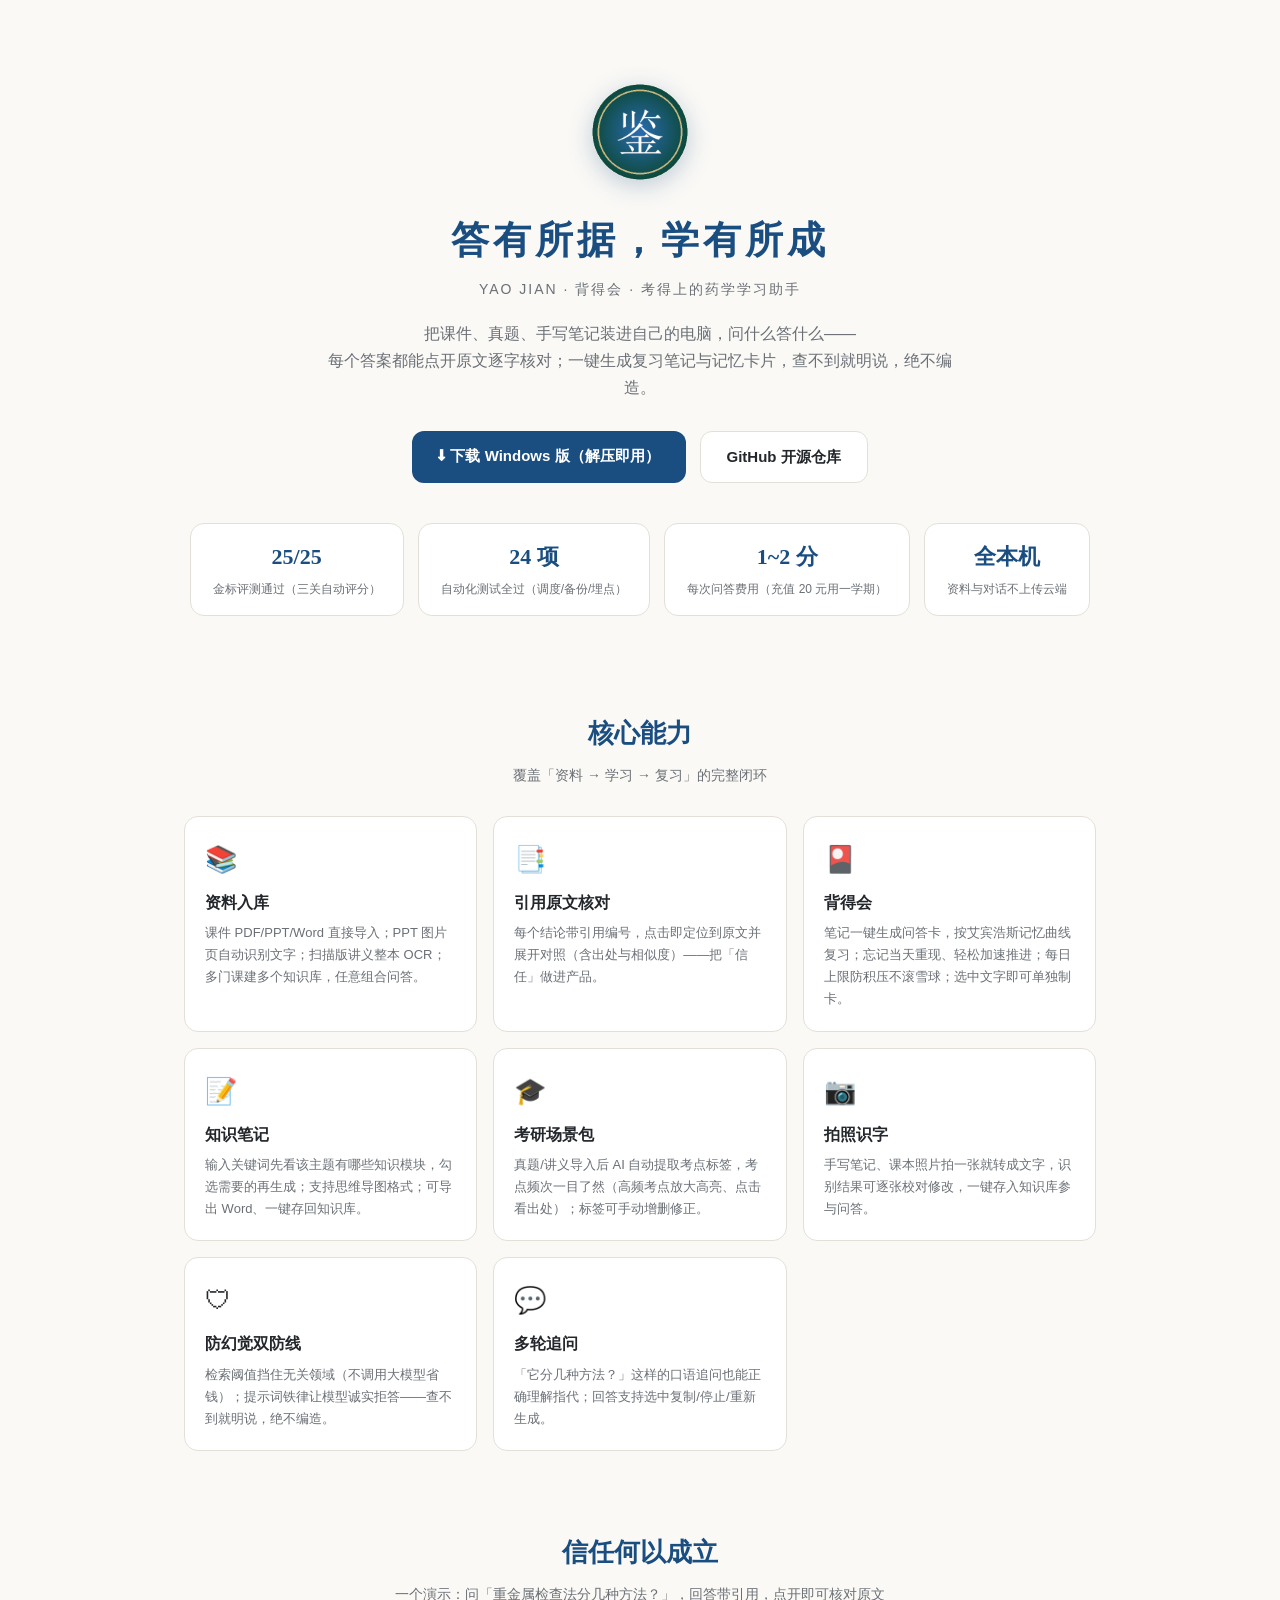
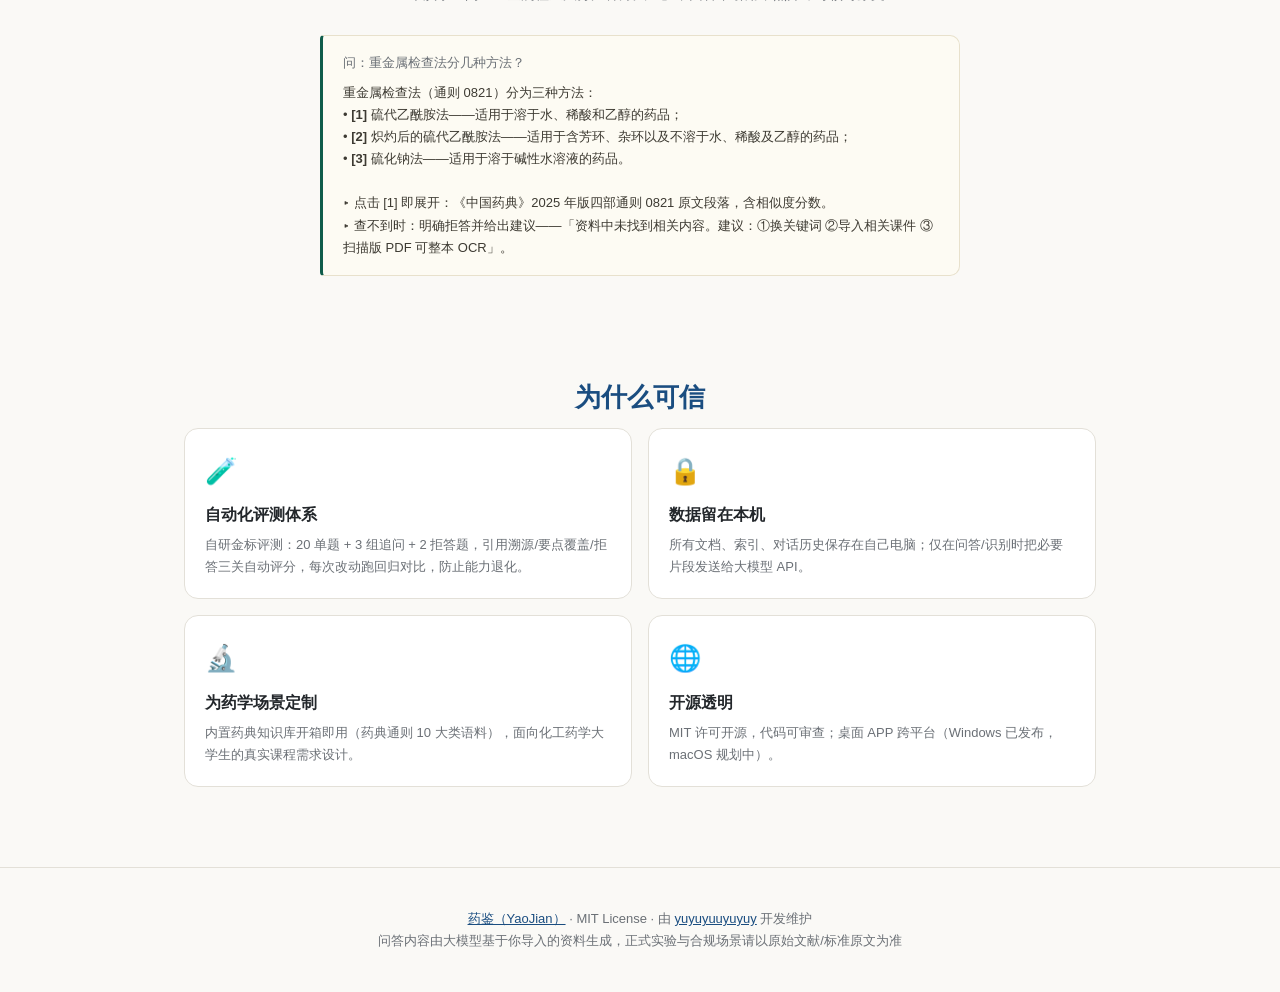
<file: docs/index.html>
<!DOCTYPE html>
<html lang="zh-CN">
<head>
<meta charset="utf-8">
<meta name="viewport" content="width=device-width, initial-scale=1">
<title>药鉴（YaoJian）——能查原文的课程资料问答助手</title>
<link rel="icon" href="frontend/assets/favicon.png">
<style>
:root {
  --primary: #1a4d80; --accent: #0f5c4a; --bg: #faf9f6; --card: #fff;
  --border: #e3e0d8; --text: #23272b; --text-2: #6b7076;
  --serif: Georgia, "Songti SC", "STSong", "SimSun", serif;
}
* { box-sizing: border-box; margin: 0; padding: 0; }
body {
  font-family: "Segoe UI", "Microsoft YaHei", "PingFang SC", sans-serif;
  background: var(--bg); color: var(--text); line-height: 1.7; font-size: 15px;
}
.wrap { max-width: 960px; margin: 0 auto; padding: 0 24px; }
/* hero */
.hero { text-align: center; padding: 84px 24px 56px; }
.logo { width: 96px; height: 96px; border-radius: 50%; box-shadow: 0 6px 24px rgba(26,77,128,.25); }
h1 { font-family: var(--serif); font-size: 38px; letter-spacing: 4px; margin: 20px 0 6px; color: var(--primary); }
.hero .en { font-size: 14px; color: var(--text-2); letter-spacing: 2px; margin-bottom: 18px; }
.hero p { max-width: 640px; margin: 0 auto; color: var(--text-2); font-size: 16px; }
.cta { margin-top: 30px; display: flex; gap: 14px; justify-content: center; flex-wrap: wrap; }
.btn {
  display: inline-block; padding: 12px 26px; border-radius: 12px; text-decoration: none;
  font-size: 15px; font-weight: 600; transition: all .15s;
}
.btn-primary { background: var(--primary); color: #fff; }
.btn-primary:hover { background: #123c66; }
.btn-ghost { border: 1px solid var(--border); color: var(--text); background: var(--card); }
.btn-ghost:hover { border-color: var(--primary); color: var(--primary); }
/* 数据条 */
.stats { display: flex; gap: 14px; justify-content: center; flex-wrap: wrap; margin-top: 40px; }
.stat {
  background: var(--card); border: 1px solid var(--border); border-radius: 14px;
  padding: 14px 22px; text-align: center; min-width: 130px;
}
.stat b { display: block; font-size: 22px; color: var(--primary); font-family: var(--serif); }
.stat span { font-size: 12px; color: var(--text-2); }
/* 功能 */
.sec { padding: 40px 0; }
.sec h2 { font-family: var(--serif); text-align: center; font-size: 26px; color: var(--primary); margin-bottom: 8px; }
.sec .sub { text-align: center; color: var(--text-2); font-size: 14px; margin-bottom: 28px; }
.grid { display: grid; grid-template-columns: repeat(auto-fit, minmax(270px, 1fr)); gap: 16px; }
.grid-2 { grid-template-columns: repeat(auto-fit, minmax(min(340px, 100%), 1fr)); }  /* 固定 2×2：桌面两列、手机一列 */
.card {
  background: var(--card); border: 1px solid var(--border); border-radius: 14px; padding: 20px;
}
.card h3 { font-size: 16px; margin-bottom: 6px; }
.card p { font-size: 13px; color: var(--text-2); }
.card .ic { font-size: 26px; display: block; margin-bottom: 8px; }
/* 引用示意 */
.quote {
  background: #fdfbf3; border: 1px solid #e8e1cc; border-left: 3px solid var(--accent);
  border-radius: 4px 10px 10px 4px; padding: 16px 20px; margin: 20px auto; max-width: 640px;
  font-size: 13px; color: #3d3a32;
}
.quote .q { color: var(--text-2); margin-bottom: 8px; }
/* footer */
footer { text-align: center; padding: 40px 24px; color: var(--text-2); font-size: 13px; border-top: 1px solid var(--border); margin-top: 40px; }
footer a { color: var(--primary); }
</style>
</head>
<body>

<div class="hero">
  <img class="logo" src="frontend/assets/logo.png" alt="药鉴 logo">
  <h1>答有所据，学有所成</h1>
  <div class="en">YAO JIAN · 背得会 · 考得上的药学学习助手</div>
  <p>把课件、真题、手写笔记装进自己的电脑，问什么答什么——<br>每个答案都能点开原文逐字核对；一键生成复习笔记与记忆卡片，查不到就明说，绝不编造。</p>
  <div class="cta">
    <a class="btn btn-primary" href="https://github.com/yuyuyuuyuyuy/yaojian/releases/latest">⬇ 下载 Windows 版（解压即用）</a>
    <a class="btn btn-ghost" href="https://github.com/yuyuyuuyuyuy/yaojian">GitHub 开源仓库</a>
  </div>
  <div class="stats">
    <div class="stat"><b>25/25</b><span>金标评测通过（三关自动评分）</span></div>
    <div class="stat"><b>24 项</b><span>自动化测试全过（调度/备份/埋点）</span></div>
    <div class="stat"><b>1~2 分</b><span>每次问答费用（充值 20 元用一学期）</span></div>
    <div class="stat"><b>全本机</b><span>资料与对话不上传云端</span></div>
  </div>
</div>

<div class="wrap">
  <div class="sec">
    <h2>核心能力</h2>
    <div class="sub">覆盖「资料 → 学习 → 复习」的完整闭环</div>
    <div class="grid">
      <div class="card"><span class="ic">📚</span><h3>资料入库</h3><p>课件 PDF/PPT/Word 直接导入；PPT 图片页自动识别文字；扫描版讲义整本 OCR；多门课建多个知识库，任意组合问答。</p></div>
      <div class="card"><span class="ic">📑</span><h3>引用原文核对</h3><p>每个结论带引用编号，点击即定位到原文并展开对照（含出处与相似度）——把「信任」做进产品。</p></div>
      <div class="card"><span class="ic">🎴</span><h3>背得会</h3><p>笔记一键生成问答卡，按艾宾浩斯记忆曲线复习；忘记当天重现、轻松加速推进；每日上限防积压不滚雪球；选中文字即可单独制卡。</p></div>
      <div class="card"><span class="ic">📝</span><h3>知识笔记</h3><p>输入关键词先看该主题有哪些知识模块，勾选需要的再生成；支持思维导图格式；可导出 Word、一键存回知识库。</p></div>
      <div class="card"><span class="ic">🎓</span><h3>考研场景包</h3><p>真题/讲义导入后 AI 自动提取考点标签，考点频次一目了然（高频考点放大高亮、点击看出处）；标签可手动增删修正。</p></div>
      <div class="card"><span class="ic">📷</span><h3>拍照识字</h3><p>手写笔记、课本照片拍一张就转成文字，识别结果可逐张校对修改，一键存入知识库参与问答。</p></div>
      <div class="card"><span class="ic">🛡</span><h3>防幻觉双防线</h3><p>检索阈值挡住无关领域（不调用大模型省钱）；提示词铁律让模型诚实拒答——查不到就明说，绝不编造。</p></div>
      <div class="card"><span class="ic">💬</span><h3>多轮追问</h3><p>「它分几种方法？」这样的口语追问也能正确理解指代；回答支持选中复制/停止/重新生成。</p></div>
    </div>
  </div>

  <div class="sec">
    <h2>信任何以成立</h2>
    <div class="sub">一个演示：问「重金属检查法分几种方法？」，回答带引用，点开即可核对原文</div>
    <div class="quote">
      <div class="q">问：重金属检查法分几种方法？</div>
      重金属检查法（通则 0821）分为三种方法：<br>• <b>[1]</b> 硫代乙酰胺法——适用于溶于水、稀酸和乙醇的药品；<br>• <b>[2]</b> 炽灼后的硫代乙酰胺法——适用于含芳环、杂环以及不溶于水、稀酸及乙醇的药品；<br>• <b>[3]</b> 硫化钠法——适用于溶于碱性水溶液的药品。<br><br>▸ 点击 [1] 即展开：《中国药典》2025 年版四部通则 0821 原文段落，含相似度分数。<br>▸ 查不到时：明确拒答并给出建议——「资料中未找到相关内容。建议：①换关键词 ②导入相关课件 ③扫描版 PDF 可整本 OCR」。
    </div>
  </div>

  <div class="sec">
    <h2>为什么可信</h2>
    <div class="grid grid-2">
      <div class="card"><span class="ic">🧪</span><h3>自动化评测体系</h3><p>自研金标评测：20 单题 + 3 组追问 + 2 拒答题，引用溯源/要点覆盖/拒答三关自动评分，每次改动跑回归对比，防止能力退化。</p></div>
      <div class="card"><span class="ic">🔒</span><h3>数据留在本机</h3><p>所有文档、索引、对话历史保存在自己电脑；仅在问答/识别时把必要片段发送给大模型 API。</p></div>
      <div class="card"><span class="ic">🔬</span><h3>为药学场景定制</h3><p>内置药典知识库开箱即用（药典通则 10 大类语料），面向化工药学大学生的真实课程需求设计。</p></div>
      <div class="card"><span class="ic">🌐</span><h3>开源透明</h3><p>MIT 许可开源，代码可审查；桌面 APP 跨平台（Windows 已发布，macOS 规划中）。</p></div>
    </div>
  </div>
</div>

<footer>
  <a href="https://github.com/yuyuyuuyuyuy/yaojian">药鉴（YaoJian）</a> · MIT License · 由 <a href="https://github.com/yuyuyuuyuyuy">yuyuyuuyuyuy</a> 开发维护<br>
  问答内容由大模型基于你导入的资料生成，正式实验与合规场景请以原始文献/标准原文为准
</footer>

<!-- 不蒜子静默统计：只计数不显示（决策66） -->
<script async src="https://busuanzi.ibruce.info/busuanzi/2.3/busuanzi.pure.mini.js"></script>
</body>
</html>
</file>
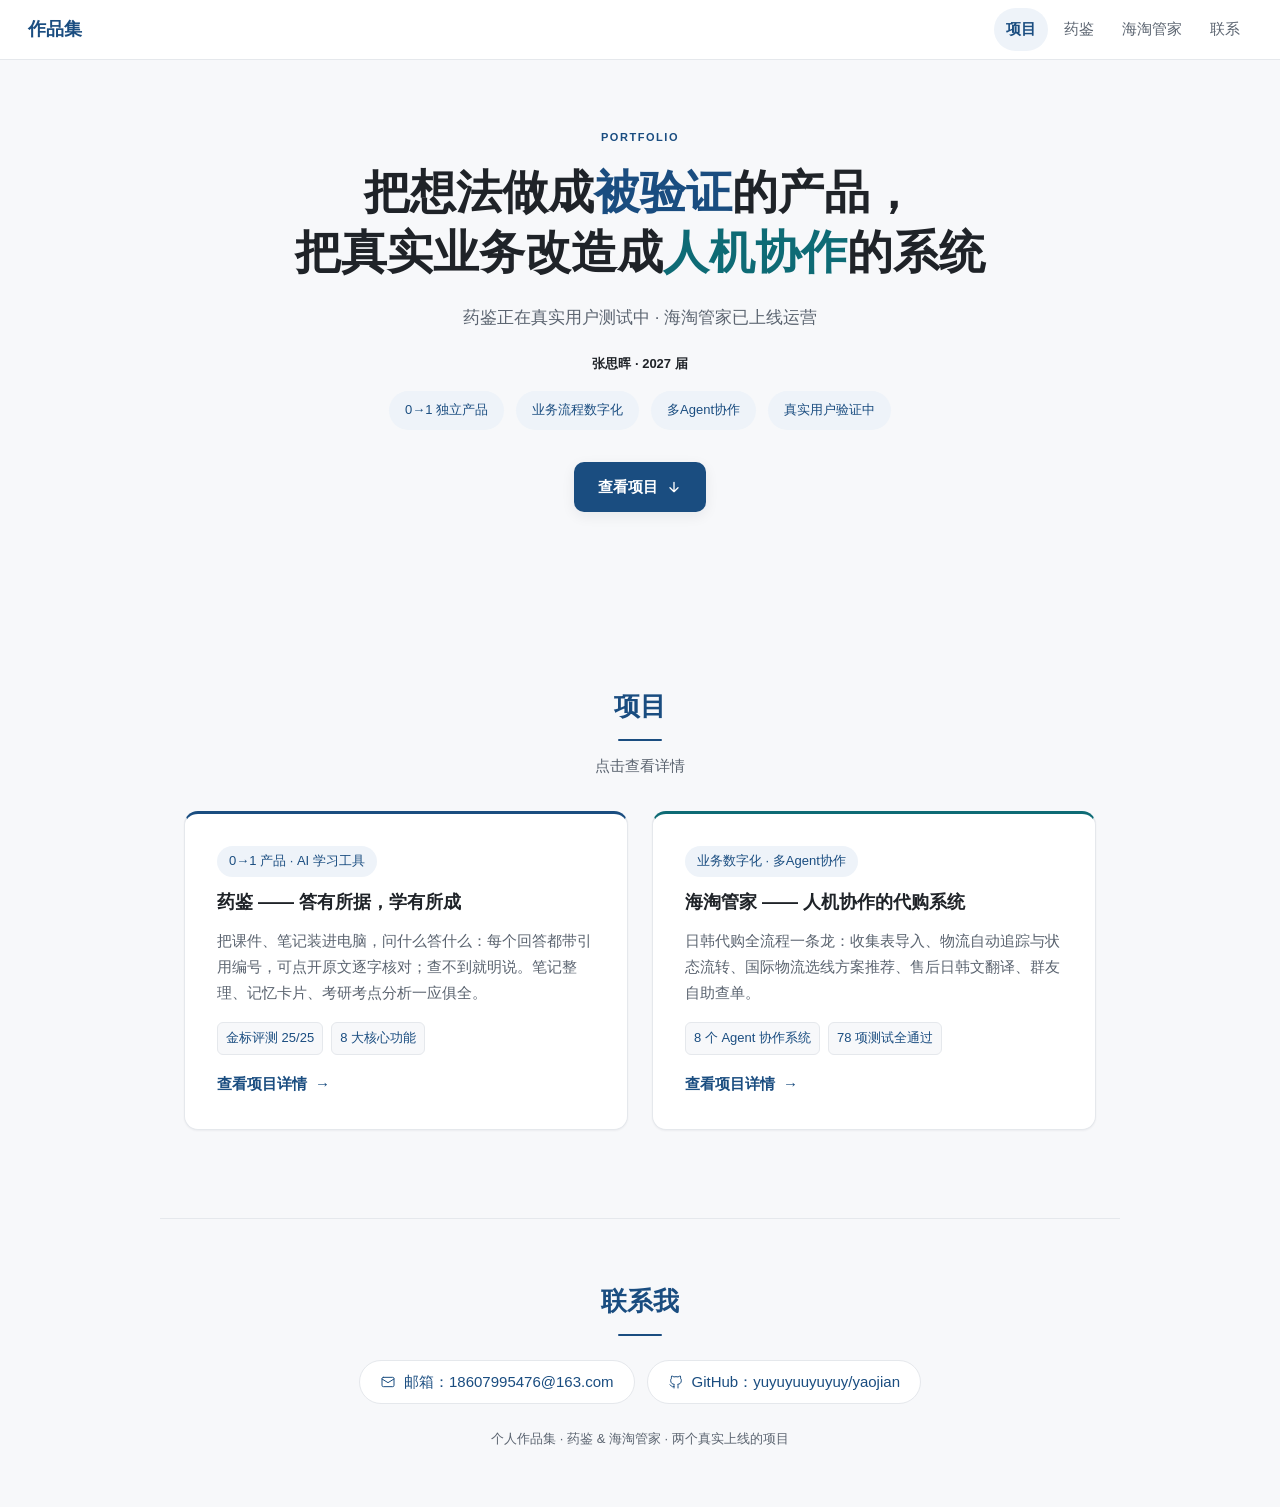
<file: docs/portfolio/index.html>
<!DOCTYPE html>
<html lang="zh-CN">
<head>
<meta charset="utf-8">
<meta name="viewport" content="width=device-width, initial-scale=1">
<title>作品集 · 把想法做成被验证的产品</title>
<meta name="description" content="张思晖 · 2027 届求职作品集：药鉴（0→1 AI 学习工具）与海淘管家（多Agent代购业务系统），两个真实上线项目。">
<meta property="og:title" content="作品集 · 把想法做成被验证的产品">
<meta property="og:description" content="张思晖 · 2027 届求职作品集：药鉴与海淘管家，两个真实上线项目。">
<meta property="og:type" content="website">
<link rel="icon" href="favicon.png" type="image/png">
<link rel="stylesheet" href="portfolio.css">
<noscript><style>.reveal{opacity:1;transform:none}</style></noscript>
</head>
<body class="pg-home">

<nav id="topnav">
  <a class="brand" href="#hero">作品集</a>
  <button class="nav-burger" id="nav-burger" aria-label="打开菜单" aria-expanded="false">
    <svg class="ic" width="22" height="22" viewBox="0 0 24 24" fill="none" stroke="currentColor" stroke-width="1.5" stroke-linecap="round" aria-hidden="true"><path d="M4 7h16M4 12h16M4 17h16"/></svg>
  </button>
  <div class="nav-links">
    <a href="#works">项目</a>
    <a href="yaojian.html">药鉴</a>
    <a href="haigou.html">海淘管家</a>
    <a href="#contact">联系</a>
  </div>
</nav>

<!-- Hero -->
<header id="hero" class="section">
  <p class="kicker reveal">PORTFOLIO</p>
  <h1 class="reveal">把想法做成<span class="hl">被验证</span>的产品，<br>把真实业务改造成<span class="hl-soft">人机协作</span>的系统</h1>
  <p class="hero-sub reveal">药鉴正在真实用户测试中 · 海淘管家已上线运营</p>
  <p class="hero-id reveal">张思晖 · 2027 届</p>
  <div class="hero-tags reveal">
    <span>0→1 独立产品</span><span>业务流程数字化</span><span>多Agent协作</span><span>真实用户验证中</span>
  </div>
  <div class="hero-cta reveal">
    <a class="btn btn-primary" href="#works">查看项目
      <svg class="ic" width="16" height="16" viewBox="0 0 24 24" fill="none" stroke="currentColor" stroke-width="2" stroke-linecap="round" stroke-linejoin="round" aria-hidden="true"><path d="M12 5v14m0 0 6-6m-6 6-6-6"/></svg>
    </a>
  </div>
</header>

<!-- 项目 -->
<section id="works" class="section">
  <h2 class="reveal">项目</h2>
  <p class="lead reveal">点击查看详情</p>
  <div class="proj-grid">
    <a class="proj-card reveal vt-yaojian" href="yaojian.html">
      <span class="proj-tag">0→1 产品 · AI 学习工具</span>
      <h3>药鉴 —— 答有所据，学有所成</h3>
      <p class="proj-sub">把课件、笔记装进电脑，问什么答什么：每个回答都带引用编号，可点开原文逐字核对；查不到就明说。笔记整理、记忆卡片、考研考点分析一应俱全。</p>
      <div class="proj-stats">
        <span class="proj-stat">金标评测 25/25</span>
        <span class="proj-stat">8 大核心功能</span>
      </div>
      <span class="proj-go">查看项目详情<span class="go-arrow">→</span></span>
    </a>
    <a class="proj-card reveal vt-haigou" href="haigou.html">
      <span class="proj-tag">业务数字化 · 多Agent协作</span>
      <h3>海淘管家 —— 人机协作的代购系统</h3>
      <p class="proj-sub">日韩代购全流程一条龙：收集表导入、物流自动追踪与状态流转、国际物流选线方案推荐、售后日韩文翻译、群友自助查单。</p>
      <div class="proj-stats">
        <span class="proj-stat">8 个 Agent 协作系统</span>
        <span class="proj-stat">78 项测试全通过</span>
      </div>
      <span class="proj-go">查看项目详情<span class="go-arrow">→</span></span>
    </a>
  </div>
</section>

<!-- 联系 -->
<footer id="contact" class="section">
  <h2 class="reveal">联系我</h2>
  <div class="contact-links reveal">
    <a class="link-chip" id="c-email" href="mailto:18607995476@163.com"><svg class="ic" width="16" height="16" viewBox="0 0 24 24" fill="none" stroke="currentColor" stroke-width="1.5" stroke-linecap="round" stroke-linejoin="round" aria-hidden="true"><rect x="3" y="5" width="18" height="14" rx="2"/><path d="m3 7.5 9 5.5 9-5.5"/></svg>邮箱：18607995476@163.com</a>
    <a class="link-chip" href="https://github.com/yuyuyuuyuyuy/yaojian" target="_blank" rel="noopener"><svg class="ic" width="16" height="16" viewBox="0 0 24 24" fill="none" stroke="currentColor" stroke-width="1.5" stroke-linecap="round" stroke-linejoin="round" aria-hidden="true"><path d="M9 19c-4.3 1.4-4.3-2.5-6-3m12 5v-3.5c0-1 .1-1.4-.5-2 2.8-.3 5.5-1.4 5.5-6a4.6 4.6 0 0 0-1.3-3.2 4.2 4.2 0 0 0-.1-3.2s-1.1-.3-3.5 1.3a12.3 12.3 0 0 0-6.2 0C6.5 2.8 5.4 3.1 5.4 3.1a4.2 4.2 0 0 0-.1 3.2A4.6 4.6 0 0 0 4 9.5c0 4.6 2.7 5.7 5.5 6-.6.6-.6 1.2-.5 2V21"/></svg>GitHub：yuyuyuuyuyuy/yaojian</a>
  </div>
  <p class="foot-note reveal">个人作品集 · 药鉴 &amp; 海淘管家 · 两个真实上线的项目</p>
</footer>

<button class="to-top" id="to-top" aria-label="返回顶部">
  <svg class="ic" width="18" height="18" viewBox="0 0 24 24" fill="none" stroke="currentColor" stroke-width="2" stroke-linecap="round" stroke-linejoin="round" aria-hidden="true"><path d="M12 19V5m-7 7 7-7 7 7"/></svg>
</button>

<script src="portfolio.js"></script>
</body>
</html>
</file>
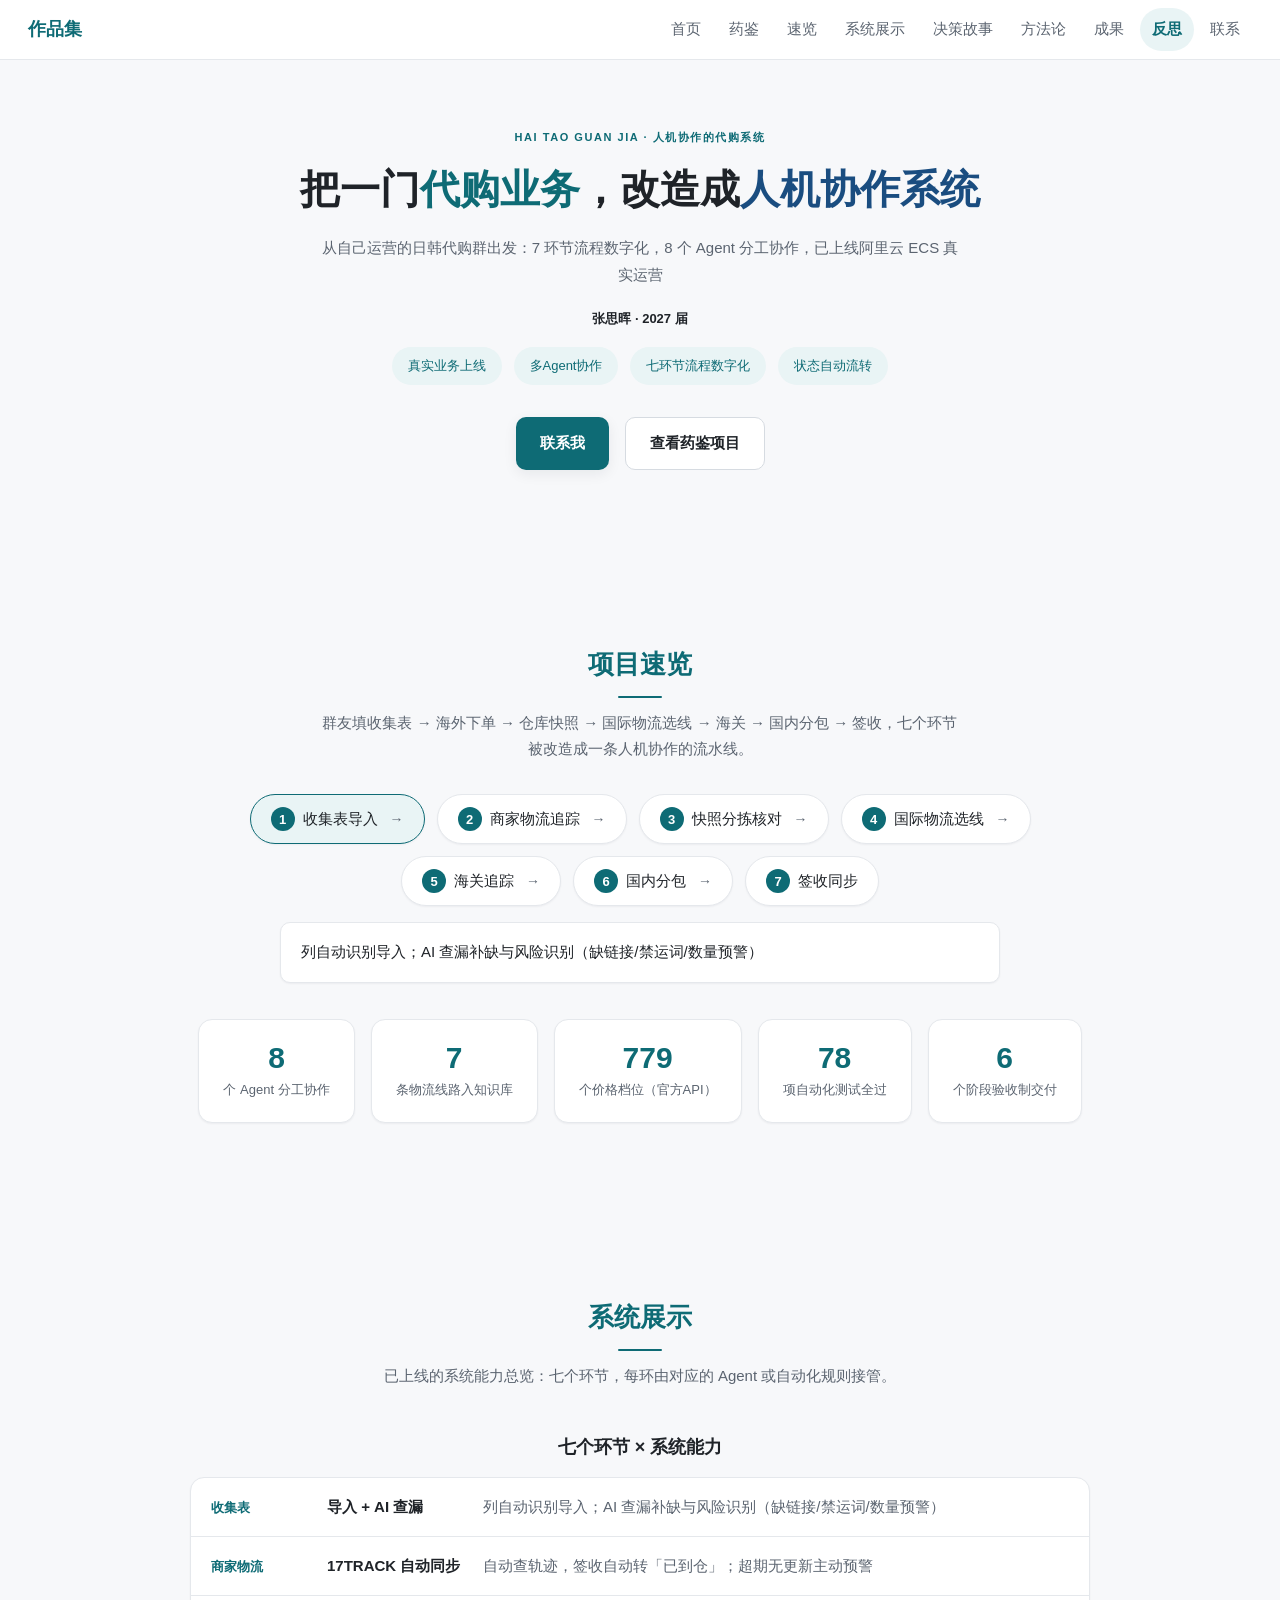
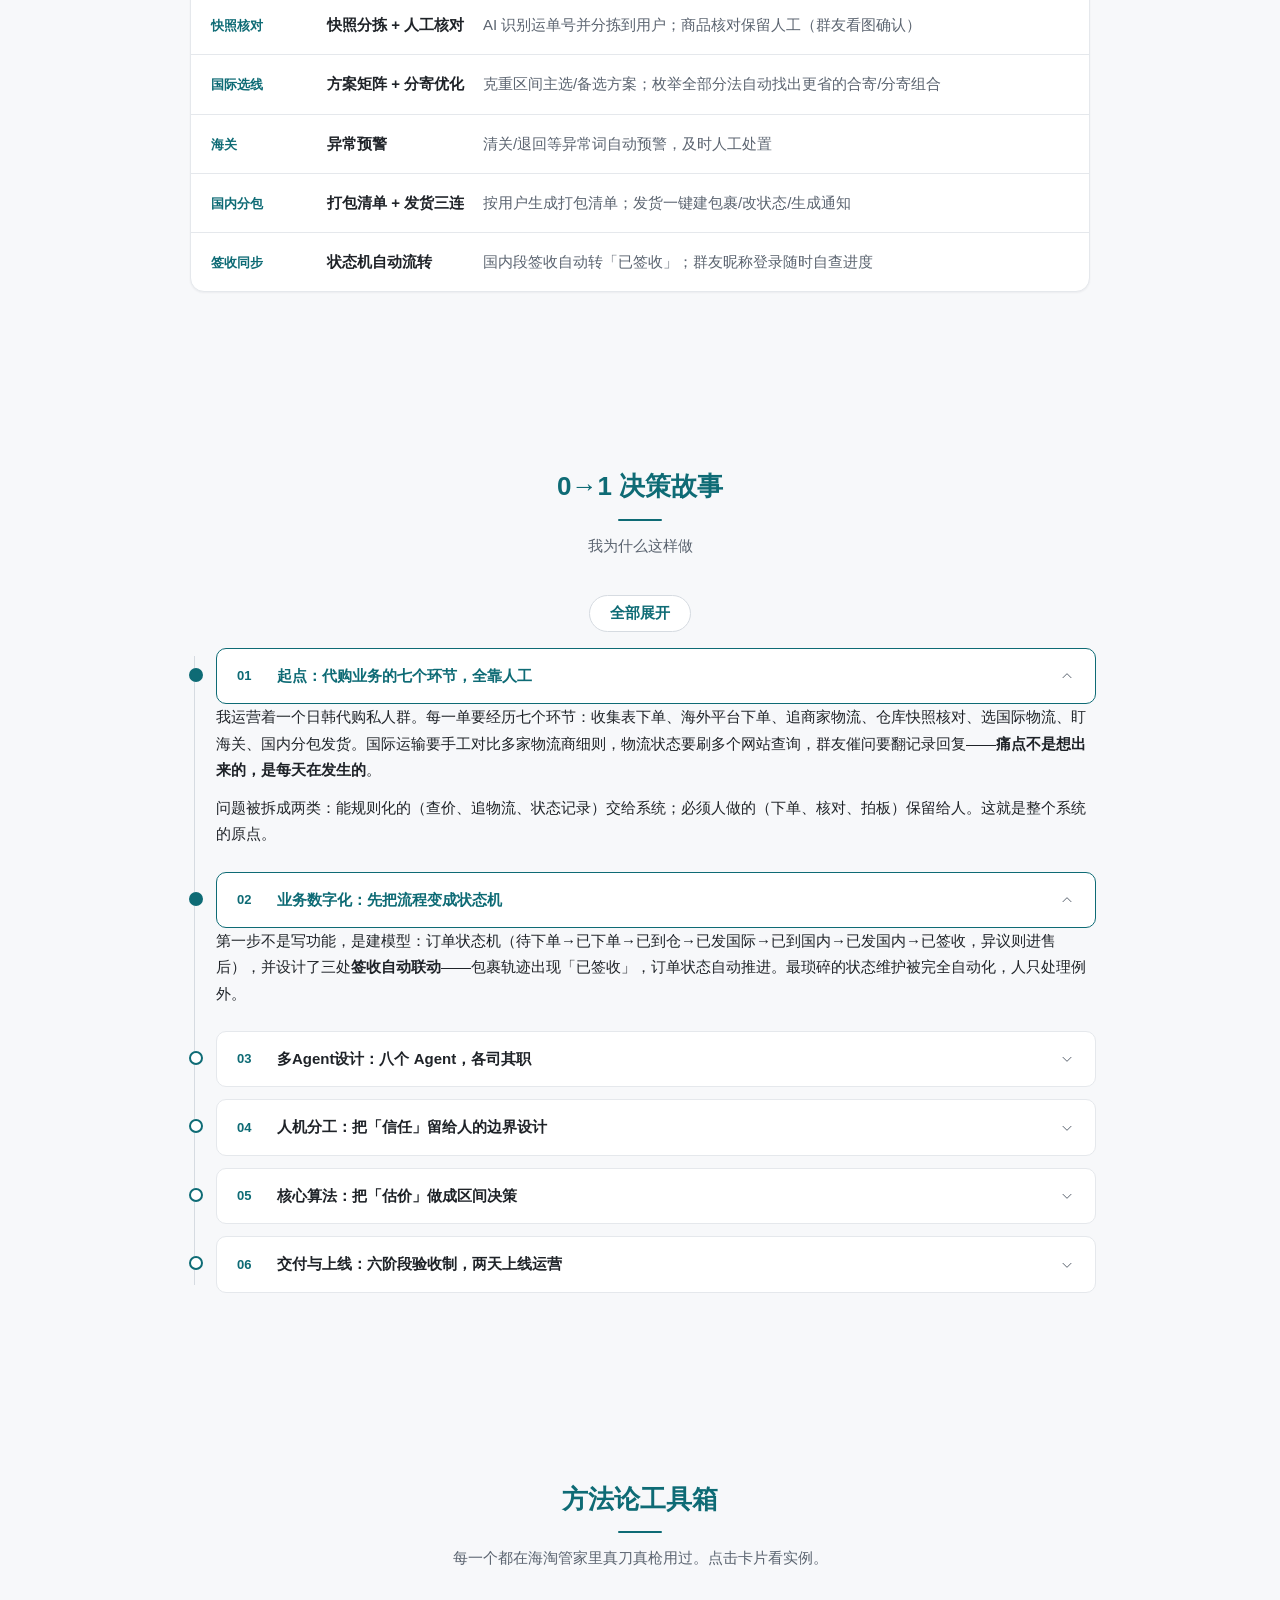
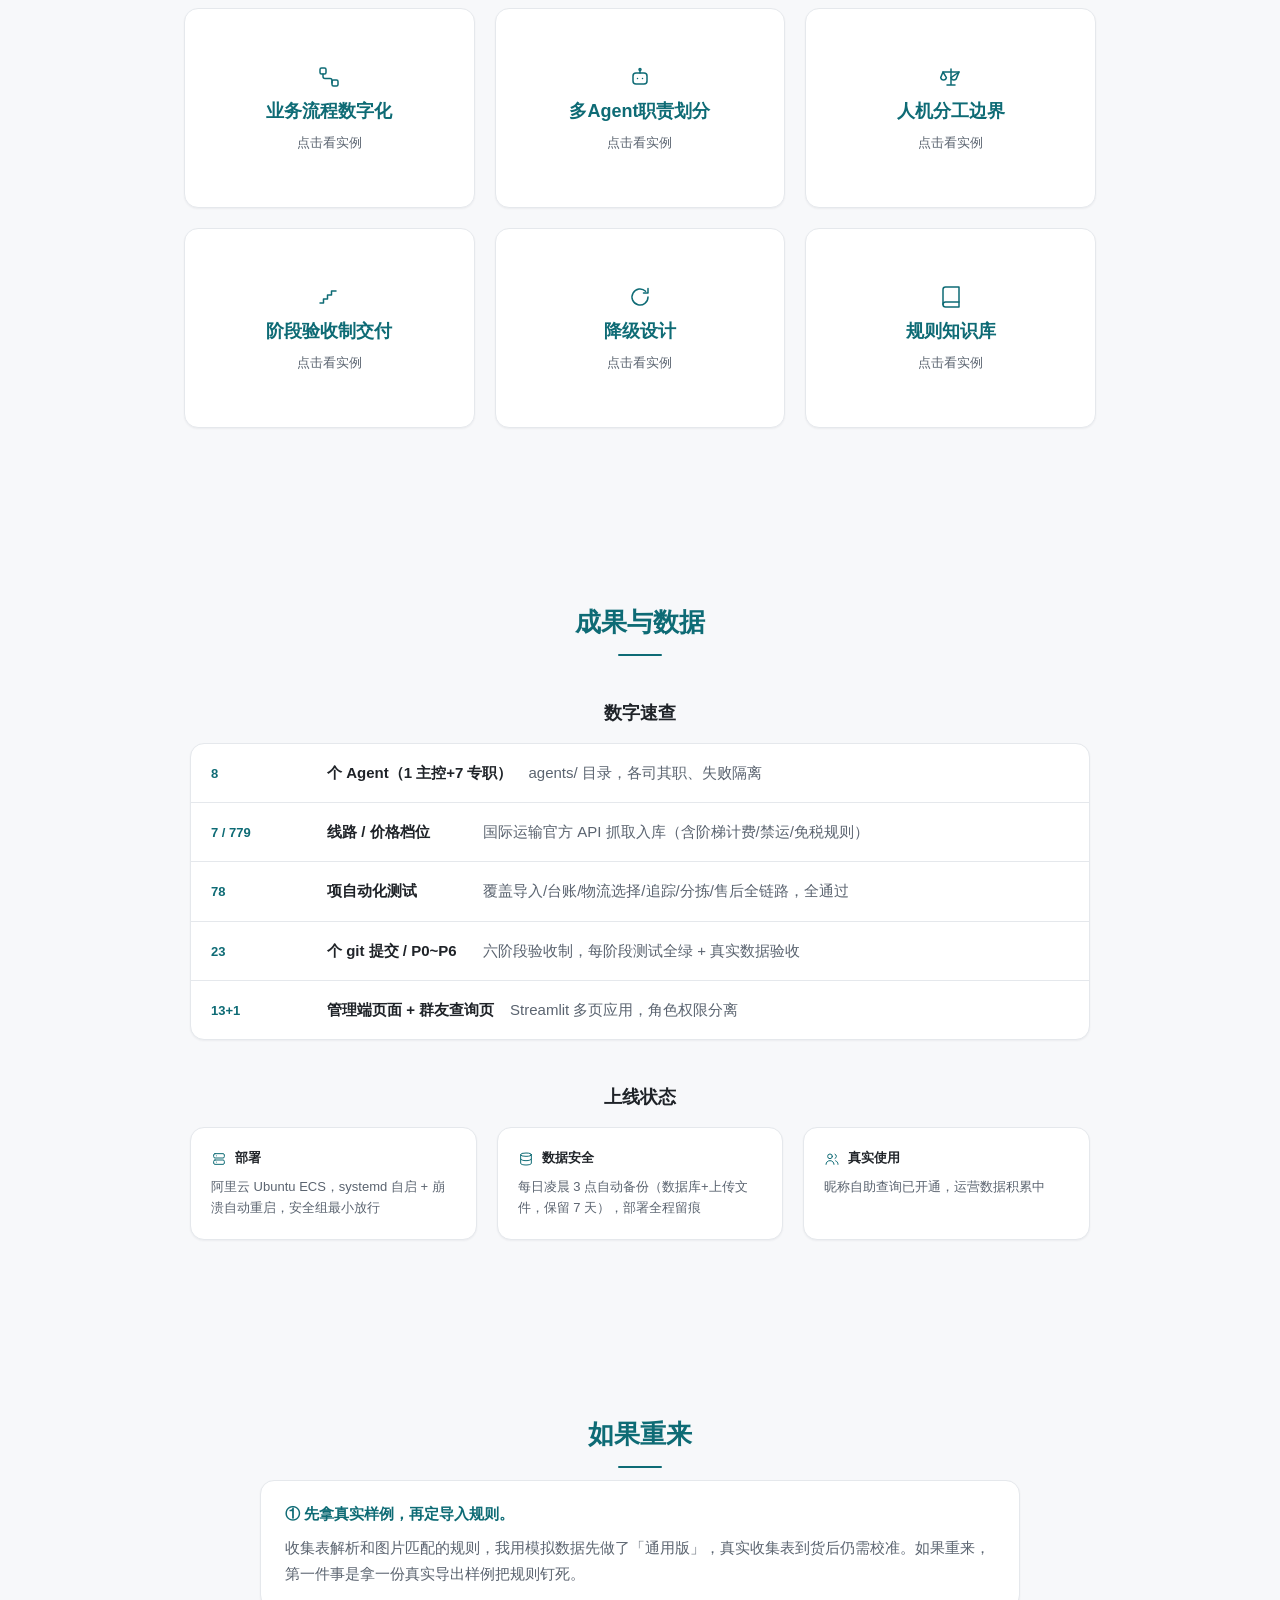
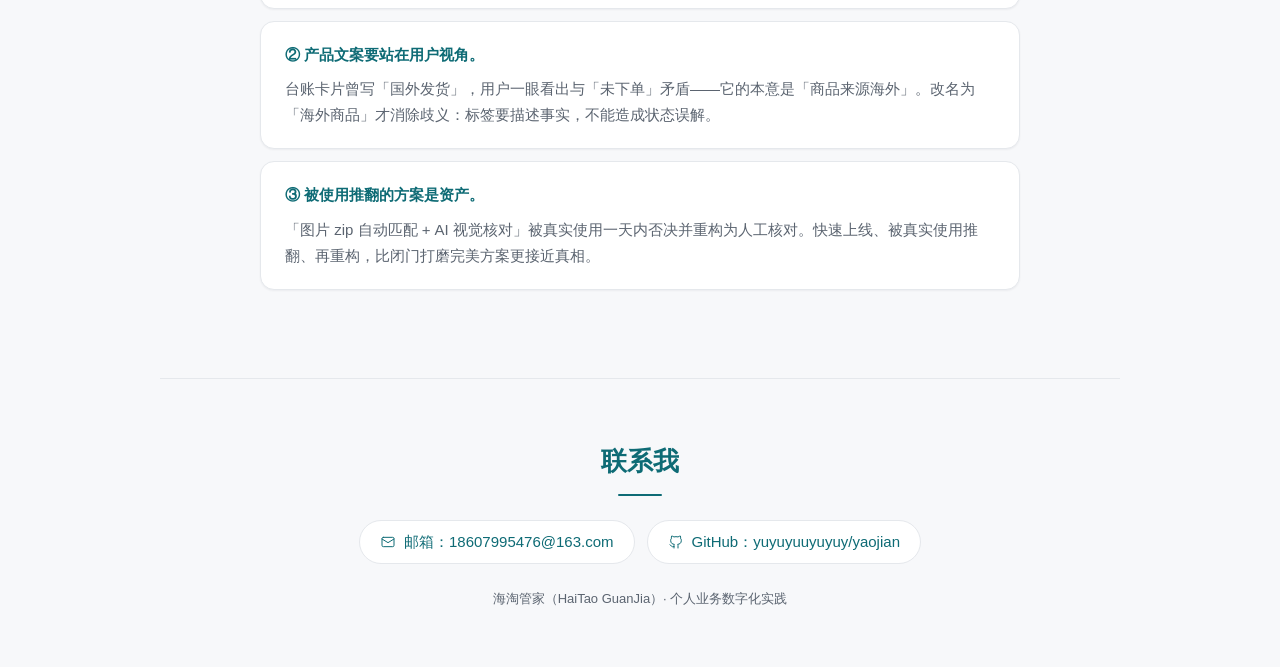
<file: docs/portfolio/haigou.html>
<!DOCTYPE html>
<html lang="zh-CN">
<head>
<meta charset="utf-8">
<meta name="viewport" content="width=device-width, initial-scale=1">
<title>作品集 · 海淘管家 —— 把代购业务改造成人机协作系统</title>
<meta name="description" content="海淘管家：把日韩代购 7 环节人工流程改造成 8 个 Agent 协作的人机协作系统，已上线阿里云 ECS 真实运营。">
<meta property="og:title" content="海淘管家 —— 把代购业务改造成人机协作系统">
<meta property="og:description" content="日韩代购 7 环节流程数字化：8 个 Agent 分工协作、物流自动追踪、选线方案矩阵，已上线真实运营。">
<meta property="og:type" content="website">
<link rel="icon" href="favicon.png" type="image/png">
<link rel="stylesheet" href="portfolio.css">
<noscript><style>.reveal{opacity:1;transform:none}</style></noscript>
</head>
<body class="pg-haigou">

<nav id="topnav">
  <a class="brand" href="index.html">作品集</a>
  <button class="nav-burger" id="nav-burger" aria-label="打开菜单" aria-expanded="false">
    <svg class="ic" width="22" height="22" viewBox="0 0 24 24" fill="none" stroke="currentColor" stroke-width="1.5" stroke-linecap="round" aria-hidden="true"><path d="M4 7h16M4 12h16M4 17h16"/></svg>
  </button>
  <div class="nav-links">
    <a href="index.html">首页</a>
    <a href="yaojian.html">药鉴</a>
    <a href="#overview">速览</a>
    <a href="#demo">系统展示</a>
    <a href="#story">决策故事</a>
    <a href="#methods">方法论</a>
    <a href="#results">成果</a>
    <a href="#reflect">反思</a>
    <a href="#contact">联系</a>
  </div>
</nav>

<!-- ① Hero -->
<header id="hero" class="section vt-hero-haigou">
  <p class="kicker reveal">HAI TAO GUAN JIA · 人机协作的代购系统</p>
  <h1 class="reveal">把一门<span class="hl-soft">代购业务</span>，改造成<span class="hl">人机协作系统</span></h1>
  <p class="hero-sub reveal">从自己运营的日韩代购群出发：7 环节流程数字化，8 个 Agent 分工协作，已上线阿里云 ECS 真实运营</p>
  <p class="hero-id reveal">张思晖 · 2027 届</p>
  <div class="hero-tags reveal">
    <span>真实业务上线</span><span>多Agent协作</span><span>七环节流程数字化</span><span>状态自动流转</span>
  </div>
  <div class="hero-cta reveal">
    <a class="btn btn-primary" href="#contact">联系我</a>
    <a class="btn btn-ghost" href="yaojian.html">查看药鉴项目</a>
  </div>
</header>

<!-- ② 项目速览 -->
<section id="overview" class="section">
  <h2 class="reveal">项目速览</h2>
  <p class="lead reveal">群友填收集表 → 海外下单 → 仓库快照 → 国际物流选线 → 海关 → 国内分包 → 签收，七个环节被改造成一条人机协作的流水线。</p>
  <div class="flow-row reveal">
    <button class="flow-step" data-desc="列自动识别导入；AI 查漏补缺与风险识别（缺链接/禁运词/数量预警）"><b>1</b>收集表导入</button>
    <button class="flow-step" data-desc="自动查轨迹，签收自动转「已到仓」；超期无更新主动预警"><b>2</b>商家物流追踪</button>
    <button class="flow-step" data-desc="AI 识别运单号并分拣到用户；商品核对保留人工（群友看图确认）"><b>3</b>快照分拣核对</button>
    <button class="flow-step" data-desc="克重区间主选/备选方案；枚举全部分法自动找出更省的合寄/分寄组合"><b>4</b>国际物流选线</button>
    <button class="flow-step" data-desc="清关/退回等异常词自动预警，及时人工处置"><b>5</b>海关追踪</button>
    <button class="flow-step" data-desc="按用户生成打包清单；发货一键建包裹/改状态/生成通知"><b>6</b>国内分包</button>
    <button class="flow-step" data-desc="国内段签收自动转「已签收」；群友昵称登录随时自查进度"><b>7</b>签收同步</button>
  </div>
  <div class="flow-detail reveal" id="flow-detail"><p>点击上方环节，查看该环节对应的系统能力</p></div>
  <div class="stats w-narrow reveal">
    <div class="stat"><b data-count="8">0</b><span>个 Agent 分工协作</span></div>
    <div class="stat"><b data-count="7">0</b><span>条物流线路入知识库</span></div>
    <div class="stat"><b data-count="779">0</b><span>个价格档位（官方API）</span></div>
    <div class="stat"><b data-count="78">0</b><span>项自动化测试全过</span></div>
    <div class="stat"><b data-count="6">0</b><span>个阶段验收制交付</span></div>
  </div>
</section>

<!-- ③ 系统展示 -->
<section id="demo" class="section">
  <h2 class="reveal">系统展示</h2>
  <p class="sec-sub reveal">已上线的系统能力总览：七个环节，每环由对应的 Agent 或自动化规则接管。</p>

  <h3 class="sub-h reveal">七个环节 × 系统能力</h3>
  <div class="ver-table w-narrow reveal">
    <div class="ver-row"><div class="ver-tag">收集表</div><div class="ver-title">导入 + AI 查漏</div><div class="ver-desc">列自动识别导入；AI 查漏补缺与风险识别（缺链接/禁运词/数量预警）</div></div>
    <div class="ver-row"><div class="ver-tag">商家物流</div><div class="ver-title">17TRACK 自动同步</div><div class="ver-desc">自动查轨迹，签收自动转「已到仓」；超期无更新主动预警</div></div>
    <div class="ver-row"><div class="ver-tag">快照核对</div><div class="ver-title">快照分拣 + 人工核对</div><div class="ver-desc">AI 识别运单号并分拣到用户；商品核对保留人工（群友看图确认）</div></div>
    <div class="ver-row"><div class="ver-tag">国际选线</div><div class="ver-title">方案矩阵 + 分寄优化</div><div class="ver-desc">克重区间主选/备选方案；枚举全部分法自动找出更省的合寄/分寄组合</div></div>
    <div class="ver-row"><div class="ver-tag">海关</div><div class="ver-title">异常预警</div><div class="ver-desc">清关/退回等异常词自动预警，及时人工处置</div></div>
    <div class="ver-row"><div class="ver-tag">国内分包</div><div class="ver-title">打包清单 + 发货三连</div><div class="ver-desc">按用户生成打包清单；发货一键建包裹/改状态/生成通知</div></div>
    <div class="ver-row"><div class="ver-tag">签收同步</div><div class="ver-title">状态机自动流转</div><div class="ver-desc">国内段签收自动转「已签收」；群友昵称登录随时自查进度</div></div>
  </div>
</section>

<!-- ④ 决策故事 -->
<section id="story" class="section">
  <h2 class="reveal">0→1 决策故事</h2>
  <p class="sec-sub reveal">我为什么这样做</p>

  <div class="t-all-wrap reveal"><button class="t-all" id="t-all" aria-expanded="false">全部展开</button></div>
  <div class="timeline reveal" id="timeline">
    <div class="t-card">
      <button class="t-head"><span class="t-no">01</span><span class="t-title">起点：代购业务的七个环节，全靠人工</span><span class="t-arrow"><svg class="ic" width="16" height="16" viewBox="0 0 24 24" fill="none" stroke="currentColor" stroke-width="1.5" stroke-linecap="round" stroke-linejoin="round" aria-hidden="true"><path d="m6 9.5 6 6 6-6"/></svg></span></button>
      <div class="t-body">
        <p>我运营着一个日韩代购私人群。每一单要经历七个环节：收集表下单、海外平台下单、追商家物流、仓库快照核对、选国际物流、盯海关、国内分包发货。国际运输要手工对比多家物流商细则，物流状态要刷多个网站查询，群友催问要翻记录回复——<b>痛点不是想出来的，是每天在发生的</b>。</p>
        <p>问题被拆成两类：能规则化的（查价、追物流、状态记录）交给系统；必须人做的（下单、核对、拍板）保留给人。这就是整个系统的原点。</p>
      </div>
    </div>

    <div class="t-card">
      <button class="t-head"><span class="t-no">02</span><span class="t-title">业务数字化：先把流程变成状态机</span><span class="t-arrow"><svg class="ic" width="16" height="16" viewBox="0 0 24 24" fill="none" stroke="currentColor" stroke-width="1.5" stroke-linecap="round" stroke-linejoin="round" aria-hidden="true"><path d="m6 9.5 6 6 6-6"/></svg></span></button>
      <div class="t-body">
        <p>第一步不是写功能，是建模型：订单状态机（待下单→已下单→已到仓→已发国际→已到国内→已发国内→已签收，异议则进售后），并设计了三处<b>签收自动联动</b>——包裹轨迹出现「已签收」，订单状态自动推进。最琐碎的状态维护被完全自动化，人只处理例外。</p>
      </div>
    </div>

    <div class="t-card">
      <button class="t-head"><span class="t-no">03</span><span class="t-title">多Agent设计：八个 Agent，各司其职</span><span class="t-arrow"><svg class="ic" width="16" height="16" viewBox="0 0 24 24" fill="none" stroke="currentColor" stroke-width="1.5" stroke-linecap="round" stroke-linejoin="round" aria-hidden="true"><path d="m6 9.5 6 6 6-6"/></svg></span></button>
      <div class="t-body">
        <p>系统拆成 8 个 Agent：1 个主控（统一调度、运行日志）+ 7 个专职（订单解析、用户台账、国际物流选择、物流追踪、快照分拣、用户确认&售后、国内分包）。设计原则只有三条：<b>职责单一</b>（一个 Agent 只做一类事，出错好定位）；<b>失败隔离</b>（一个环节失败不阻塞整条流程）；<b>数据库共享状态</b>（Agent 之间不互相传话，一切可回溯）。</p>
      </div>
    </div>

    <div class="t-card">
      <button class="t-head"><span class="t-no">04</span><span class="t-title">人机分工：把「信任」留给人的边界设计</span><span class="t-arrow"><svg class="ic" width="16" height="16" viewBox="0 0 24 24" fill="none" stroke="currentColor" stroke-width="1.5" stroke-linecap="round" stroke-linejoin="round" aria-hidden="true"><path d="m6 9.5 6 6 6-6"/></svg></span></button>
      <div class="t-body">
        <p>哪些环节交给 AI，是我最谨慎的决策：<b>商品核对保留人工</b>——AI 只识别快照上的运单号并分拣到用户（快照分拣Agent），「东西对不对」由群友看图人工确认，规避视觉误判风险；<b>物流选线 AI 推荐 + 人工拍板</b>（价格之外的因素人判断）；<b>话术 AI 生成 + 人工转发</b>（不碰个人号自动化红线）。</p>
        <p>这个边界不是一步想对的：初版设计了「商品图 zip 自动匹配 + AI 视觉核对」，被真实使用否决——导出压缩包太麻烦、且核对结果必须人说了算。当天就重构为人工核对 + AI 分拣，<b>一个被真实使用推翻的方案，比闭门造出的完美方案更接近真相</b>。</p>
      </div>
    </div>

    <div class="t-card">
      <button class="t-head"><span class="t-no">05</span><span class="t-title">核心算法：把「估价」做成区间决策</span><span class="t-arrow"><svg class="ic" width="16" height="16" viewBox="0 0 24 24" fill="none" stroke="currentColor" stroke-width="1.5" stroke-linecap="round" stroke-linejoin="round" aria-hidden="true"><path d="m6 9.5 6 6 6-6"/></svg></span></button>
      <div class="t-body">
        <p>国际物流选线是全系统最重的决策，我做了三件事：<b>①克重区间方案矩阵</b>——打包后克重与入库时差异大，单点估价不可靠，就按区间切档（≤2kg 按 0.5kg），每档给主选+备选，价格按区间上限保守估算；<b>②合寄 vs 分寄枚举优化</b>——枚举全部商品分组方式，把禁运词、数量上限、免税额度（书10本/CD20盘，超额按13%估税）作为约束和成本参与计算，分寄更省自动提醒；<b>③净重估算链</b>——入库克重扣 15% 外包装估净重，再加回新包装估重，最终按 ±10% 区间分析。</p>
        <p>七条线路 779 个价格档位全部从官方 API 抓取入库，规则文本可维护可更新。</p>
      </div>
    </div>

    <div class="t-card">
      <button class="t-head"><span class="t-no">06</span><span class="t-title">交付与上线：六阶段验收制，两天上线运营</span><span class="t-arrow"><svg class="ic" width="16" height="16" viewBox="0 0 24 24" fill="none" stroke="currentColor" stroke-width="1.5" stroke-linecap="round" stroke-linejoin="round" aria-hidden="true"><path d="m6 9.5 6 6 6-6"/></svg></span></button>
      <div class="t-body">
        <p>按 P0~P6 六阶段推进，<b>每个阶段验收通过才做下一阶段</b>：导入与解析→台账→物流选择→物流追踪→快照与售后→分包与话术→查询端上线。每阶段交付自动化测试全绿 + 真实数据验收 + git 留痕。</p>
        <p>上线不是终点：部署阿里云 ECS（systemd 自启 + 每日凌晨备份 + 部署全程留痕），群友用昵称就能查自己的订单。运营数据正在积累中。</p>
      </div>
    </div>
  </div>
</section>

<!-- ⑤ 方法论 -->
<section id="methods" class="section">
  <h2 class="reveal">方法论工具箱</h2>
  <p class="sec-sub reveal">每一个都在海淘管家里真刀真枪用过。点击卡片看实例。</p>
  <div class="method-grid reveal">
    <div class="m-card"><button class="m-front"><span class="m-ic"><svg class="ic" width="24" height="24" viewBox="0 0 24 24" fill="none" stroke="currentColor" stroke-width="1.5" stroke-linecap="round" stroke-linejoin="round" aria-hidden="true"><rect x="3" y="3" width="6" height="6" rx="1.5"/><rect x="15" y="15" width="6" height="6" rx="1.5"/><path d="M6 9v2.5a2 2 0 0 0 2 2H13a2 2 0 0 1 2 2V18"/></svg></span>业务流程数字化<span class="hint">点击看实例</span></button><div class="m-back">7 环节人工流程 → 状态机建模 + 3 处签收自动联动，最琐碎的状态维护完全自动化。</div></div>
    <div class="m-card"><button class="m-front"><span class="m-ic"><svg class="ic" width="24" height="24" viewBox="0 0 24 24" fill="none" stroke="currentColor" stroke-width="1.5" stroke-linecap="round" stroke-linejoin="round" aria-hidden="true"><rect x="5" y="8" width="14" height="11" rx="3"/><path d="M12 8V5"/><circle cx="12" cy="4.5" r="1"/><path d="M9.5 13.5h.01M14.5 13.5h.01"/></svg></span>多Agent职责划分<span class="hint">点击看实例</span></button><div class="m-back">1 主控 + 7 专职：职责单一、失败隔离、数据库共享状态——出错可定位，单点不拖垮全局。</div></div>
    <div class="m-card"><button class="m-front"><span class="m-ic"><svg class="ic" width="24" height="24" viewBox="0 0 24 24" fill="none" stroke="currentColor" stroke-width="1.5" stroke-linecap="round" stroke-linejoin="round" aria-hidden="true"><path d="M12 4v16M8 20h8"/><path d="M4 7h16"/><path d="M4 7l-2.3 5.6a2.9 2.9 0 0 0 5.7 0z"/><path d="M20 7l-2.3 5.6a2.9 2.9 0 0 1-5.7 0z"/></svg></span>人机分工边界<span class="hint">点击看实例</span></button><div class="m-back">商品核对、方案拍板、话术转发保留人工；AI 只做分拣、推荐与生成——信任场景人说了算。</div></div>
    <div class="m-card"><button class="m-front"><span class="m-ic"><svg class="ic" width="24" height="24" viewBox="0 0 24 24" fill="none" stroke="currentColor" stroke-width="1.5" stroke-linecap="round" stroke-linejoin="round" aria-hidden="true"><path d="M3 18h3.5v-4h4v-4h4V6h4.5"/></svg></span>阶段验收制交付<span class="hint">点击看实例</span></button><div class="m-back">P0~P6 每阶段验收才继续：78 项自动化测试全绿 + 真实数据验收 + git 留痕，23 个提交可回溯。</div></div>
    <div class="m-card"><button class="m-front"><span class="m-ic"><svg class="ic" width="24" height="24" viewBox="0 0 24 24" fill="none" stroke="currentColor" stroke-width="1.5" stroke-linecap="round" stroke-linejoin="round" aria-hidden="true"><path d="M20 12a8 8 0 1 1-2.4-5.7"/><path d="M20 3.5V8h-4.5"/></svg></span>降级设计<span class="hint">点击看实例</span></button><div class="m-back">无 API Key / 接口失败自动降级（未配视觉模型→手动输单号），AI 不可用时系统依然完整可用。</div></div>
    <div class="m-card"><button class="m-front"><span class="m-ic"><svg class="ic" width="24" height="24" viewBox="0 0 24 24" fill="none" stroke="currentColor" stroke-width="1.5" stroke-linecap="round" stroke-linejoin="round" aria-hidden="true"><path d="M4 19.5A2.5 2.5 0 0 1 6.5 17H20"/><path d="M6.5 2H20v20H6.5A2.5 2.5 0 0 1 4 19.5v-15A2.5 2.5 0 0 1 6.5 2z"/></svg></span>规则知识库<span class="hint">点击看实例</span></button><div class="m-back">7 条物流线路 779 档价格 + 禁运/免税/申报规则全部结构化入库，价格计算零 API 消耗，规则可维护可更新。</div></div>
  </div>
</section>

<!-- ⑥ 成果 -->
<section id="results" class="section">
  <h2 class="reveal">成果与数据</h2>

  <h3 class="sub-h reveal">数字速查</h3>
  <div class="ver-table w-narrow reveal">
    <div class="ver-row"><div class="ver-tag">8</div><div class="ver-title">个 Agent（1 主控+7 专职）</div><div class="ver-desc">agents/ 目录，各司其职、失败隔离</div></div>
    <div class="ver-row"><div class="ver-tag">7 / 779</div><div class="ver-title">线路 / 价格档位</div><div class="ver-desc">国际运输官方 API 抓取入库（含阶梯计费/禁运/免税规则）</div></div>
    <div class="ver-row"><div class="ver-tag">78</div><div class="ver-title">项自动化测试</div><div class="ver-desc">覆盖导入/台账/物流选择/追踪/分拣/售后全链路，全通过</div></div>
    <div class="ver-row"><div class="ver-tag">23</div><div class="ver-title">个 git 提交 / P0~P6</div><div class="ver-desc">六阶段验收制，每阶段测试全绿 + 真实数据验收</div></div>
    <div class="ver-row"><div class="ver-tag">13+1</div><div class="ver-title">管理端页面 + 群友查询页</div><div class="ver-desc">Streamlit 多页应用，角色权限分离</div></div>
  </div>

  <h3 class="sub-h reveal">上线状态</h3>
  <div class="data-slots w-narrow reveal">
    <div class="data-slot"><div class="ds-label"><svg class="ic" width="16" height="16" viewBox="0 0 24 24" fill="none" stroke="currentColor" stroke-width="1.5" stroke-linecap="round" stroke-linejoin="round" aria-hidden="true"><rect x="4" y="4" width="16" height="6.5" rx="2"/><rect x="4" y="13.5" width="16" height="6.5" rx="2"/><path d="M8 7.25h.01M8 16.75h.01"/></svg>部署</div><div class="ds-body">阿里云 Ubuntu ECS，systemd 自启 + 崩溃自动重启，安全组最小放行</div></div>
    <div class="data-slot"><div class="ds-label"><svg class="ic" width="16" height="16" viewBox="0 0 24 24" fill="none" stroke="currentColor" stroke-width="1.5" stroke-linecap="round" stroke-linejoin="round" aria-hidden="true"><ellipse cx="12" cy="5.5" rx="8" ry="2.5"/><path d="M4 5.5v13c0 1.4 3.6 2.5 8 2.5s8-1.1 8-2.5v-13"/><path d="M4 12c0 1.4 3.6 2.5 8 2.5s8-1.1 8-2.5"/></svg>数据安全</div><div class="ds-body">每日凌晨 3 点自动备份（数据库+上传文件，保留 7 天），部署全程留痕</div></div>
    <div class="data-slot"><div class="ds-label"><svg class="ic" width="16" height="16" viewBox="0 0 24 24" fill="none" stroke="currentColor" stroke-width="1.5" stroke-linecap="round" stroke-linejoin="round" aria-hidden="true"><circle cx="9" cy="8" r="3.5"/><path d="M3 20c0-3.3 2.7-5.5 6-5.5s6 2.2 6 5.5"/><path d="M16.5 4.8a3.5 3.5 0 0 1 0 6.4M17.5 14.7c2 .7 3.5 2.6 3.5 5.3"/></svg>真实使用</div><div class="ds-body">昵称自助查询已开通，运营数据积累中</div></div>
  </div>
</section>

<!-- ⑦ 反思 -->
<section id="reflect" class="section">
  <h2 class="reveal">如果重来</h2>
  <div class="reflect-grid reveal">
    <div class="r-card"><b>① 先拿真实样例，再定导入规则。</b><p>收集表解析和图片匹配的规则，我用模拟数据先做了「通用版」，真实收集表到货后仍需校准。如果重来，第一件事是拿一份真实导出样例把规则钉死。</p></div>
    <div class="r-card"><b>② 产品文案要站在用户视角。</b><p>台账卡片曾写「国外发货」，用户一眼看出与「未下单」矛盾——它的本意是「商品来源海外」。改名为「海外商品」才消除歧义：标签要描述事实，不能造成状态误解。</p></div>
    <div class="r-card"><b>③ 被使用推翻的方案是资产。</b><p>「图片 zip 自动匹配 + AI 视觉核对」被真实使用一天内否决并重构为人工核对。快速上线、被真实使用推翻、再重构，比闭门打磨完美方案更接近真相。</p></div>
  </div>
</section>

<!-- ⑧ 联系 -->
<footer id="contact" class="section">
  <h2 class="reveal">联系我</h2>
  <div class="contact-links reveal">
    <a class="link-chip" id="c-email" href="mailto:18607995476@163.com"><svg class="ic" width="16" height="16" viewBox="0 0 24 24" fill="none" stroke="currentColor" stroke-width="1.5" stroke-linecap="round" stroke-linejoin="round" aria-hidden="true"><rect x="3" y="5" width="18" height="14" rx="2"/><path d="m3 7.5 9 5.5 9-5.5"/></svg>邮箱：18607995476@163.com</a>
    <a class="link-chip" href="https://github.com/yuyuyuuyuyuy/yaojian" target="_blank" rel="noopener"><svg class="ic" width="16" height="16" viewBox="0 0 24 24" fill="none" stroke="currentColor" stroke-width="1.5" stroke-linecap="round" stroke-linejoin="round" aria-hidden="true"><path d="M9 19c-4.3 1.4-4.3-2.5-6-3m12 5v-3.5c0-1 .1-1.4-.5-2 2.8-.3 5.5-1.4 5.5-6a4.6 4.6 0 0 0-1.3-3.2 4.2 4.2 0 0 0-.1-3.2s-1.1-.3-3.5 1.3a12.3 12.3 0 0 0-6.2 0C6.5 2.8 5.4 3.1 5.4 3.1a4.2 4.2 0 0 0-.1 3.2A4.6 4.6 0 0 0 4 9.5c0 4.6 2.7 5.7 5.5 6-.6.6-.6 1.2-.5 2V21"/></svg>GitHub：yuyuyuuyuyuy/yaojian</a>
  </div>
  <p class="foot-note reveal">海淘管家（HaiTao GuanJia）· 个人业务数字化实践</p>
</footer>

<button class="to-top" id="to-top" aria-label="返回顶部">
  <svg class="ic" width="18" height="18" viewBox="0 0 24 24" fill="none" stroke="currentColor" stroke-width="2" stroke-linecap="round" stroke-linejoin="round" aria-hidden="true"><path d="M12 19V5m-7 7 7-7 7 7"/></svg>
</button>

<script src="portfolio.js"></script>
</body>
</html>
</file>
<file: docs/portfolio/portfolio.css>
/* ================================================================
   作品集设计系统 · v4（2026-10 layout 重构）
   风格：成熟 SaaS / 咨询报告 —— 克制配色、清晰层级、组件统一
   双主色：药典蓝（首页/药鉴）· 海绿（海淘管家）
   字阶：6 档令牌化（Display 40 / Title 26 / Subhead 18 / Data 30 / Body 15 / Meta 13）
   间距：4 单位刻度（4/8/12/16/20/24/28/32/36/44/64/88；豁免=1px 边线、2px 徽章微距、3px 侧边条）
   暗色模式：有意不建（双主色浅色世界，目标读者为白天浏览的招聘方）
   ================================================================ */

/* ---------- 1. Design Tokens ---------- */
:root {
  --primary: #1a4d80;
  --primary-dark: #13406c;
  --primary-light: #eef3f9;
  --bg: #f7f8fa;
  --card: #fff;
  --border: #e5e8ec;
  --border-strong: #d6dbe1;
  --text: #1f2328;
  --text-2: #5b6470;
  --font: -apple-system, "SF Pro Text", "Segoe UI", "PingFang SC", "HarmonyOS Sans SC", "Microsoft YaHei UI", "Microsoft YaHei", sans-serif;
  --r-sm: 6px;
  --r-md: 10px;
  --r-lg: 14px;
  --r-full: 999px;
  --sh-1: 0 1px 2px rgba(16,24,40,.05);
  --sh-2: 0 4px 14px rgba(16,24,40,.07);
  --sh-3: 0 12px 28px rgba(16,24,40,.12);
  /* 语义色：进行中/待回填（全站唯一状态色，克制使用） */
  --pending-text: #80651a;
  --pending-bg: #fdf8ea;
  --pending-border: #e0d2a0;
  /* 字号量表（6 档，禁半档值） */
  --fs-display: 40px;   /* 页面大标题 h1（首页放大态 46px） */
  --fs-title: 26px;     /* 区块标题 h2 */
  --fs-subhead: 18px;   /* 小节/卡片标题 */
  --fs-data: 30px;      /* 数据展示（stat 数字，独立档） */
  --fs-body: 15px;      /* 正文与控件 */
  --fs-meta: 13px;      /* 标签/图注/页脚/来源 */
  /* 行高令牌（标题显式阻断正文 1.75 泄漏） */
  --lh-display: 1.3;
  --lh-title: 1.4;
  --lh-subhead: 1.5;
  --lh-body: 1.75;
  --lh-meta: 1.6;
}
/* 海淘管家页主色（海绿），沿用同一套设计系统 */
body.pg-haigou {
  --primary: #0e6b75;
  --primary-dark: #0a525a;
  --primary-light: #e9f4f5;
}
/* 海淘页双色编码修复：.hl（人机协作系统）用药典蓝，与 .hl-soft（代购业务·海绿）区分，呼应首页蓝绿双义 */
body.pg-haigou .hl { color: #1a4d80; }

/* ---------- 2. Base ---------- */
* { box-sizing: border-box; margin: 0; padding: 0; }
html { scroll-behavior: smooth; }
body {
  font-family: var(--font);
  background: var(--bg); color: var(--text);
  font-size: var(--fs-body); line-height: var(--lh-body);
  -webkit-font-smoothing: antialiased;
}
a { color: var(--primary); text-decoration: none; }
img { max-width: 100%; }
button { font-family: inherit; }
:focus-visible { outline: 2px solid var(--primary); outline-offset: 2px; }
::selection { background: var(--primary-light); }
/* 线性图标（内联 SVG）：统一 currentColor 跟随文字色 */
.ic { display: inline-block; vertical-align: middle; flex: none; }

/* ---------- 3. 导航 ---------- */
#topnav {
  position: fixed; top: 0; left: 0; right: 0; z-index: 100;
  display: flex; align-items: center; justify-content: space-between;
  height: 60px; padding: 0 28px;
  background: var(--card); border-bottom: 1px solid var(--border);
  transition: box-shadow .25s ease;
}
/* 滚动后浮起轻阴影（A4） */
#topnav.scrolled { box-shadow: 0 1px 3px rgba(16,24,40,.06), 0 8px 24px rgba(16,24,40,.08); }
#topnav .brand { font-size: var(--fs-subhead); font-weight: 700; color: var(--primary); line-height: var(--lh-subhead); }
.nav-links { display: flex; gap: 4px; }
.nav-links a {
  font-size: var(--fs-body); color: var(--text-2); padding: 8px 12px;
  border-radius: var(--r-full); transition: color .15s, background-color .15s;
}
.nav-links a:hover { color: var(--primary); background: var(--primary-light); }
.nav-links a.active { color: var(--primary); background: var(--primary-light); font-weight: 700; }
.nav-burger {
  display: none; width: 40px; height: 40px; align-items: center; justify-content: center;
  background: var(--card); border: 1px solid var(--border-strong); border-radius: var(--r-md);
  color: var(--text); cursor: pointer;
}
.nav-burger:hover { border-color: var(--primary); color: var(--primary); }

/* ---------- 4. Hero ---------- */
#hero { text-align: center; padding: 128px 24px 88px; }
.kicker {
  font-size: 11px; font-weight: 600; letter-spacing: .14em; text-transform: uppercase;
  color: var(--primary); margin-bottom: 16px;
}
#hero h1 {
  font-size: var(--fs-display); font-weight: 700; line-height: var(--lh-display);
  color: var(--text); margin-bottom: 20px;
}
/* 首页 hero 放大（bolder）：展示级字阶为首页唯一放大态 */
body.pg-home #hero h1 { font-size: 46px; }
.hl { color: var(--primary); }
.hl-soft { color: #0e6b75; }
.hero-sub { color: var(--text-2); font-size: var(--fs-body); max-width: 640px; margin: 0 auto 20px; }
body.pg-home .hero-sub { font-size: 17px; }
.hero-tags { display: flex; gap: 12px; justify-content: center; flex-wrap: wrap; margin-bottom: 32px; }
.hero-tags span {
  font-size: var(--fs-meta); padding: 8px 16px; border-radius: var(--r-full);
  background: var(--primary-light); color: var(--primary);
}
.hero-cta { display: flex; gap: 16px; justify-content: center; flex-wrap: wrap; }
.btn {
  display: inline-flex; align-items: center; gap: 8px;
  padding: 12px 24px; border-radius: var(--r-md); text-decoration: none;
  font-size: var(--fs-body); font-weight: 600; transition: all .15s;
}
.btn-primary { background: var(--primary); color: #fff; box-shadow: var(--sh-2); }
.btn-primary:hover { background: var(--primary-dark); transform: translateY(-1px); }
.btn-ghost { border: 1px solid var(--border-strong); color: var(--text); background: var(--card); }
.btn-ghost:hover { border-color: var(--primary); color: var(--primary); }
.hero-logo { width: 72px; height: 72px; border-radius: 50%; box-shadow: var(--sh-2); margin-bottom: 20px; }
/* 身份行（2026-10 评审修复：首屏说明「这是谁」） */
.hero-id { font-size: var(--fs-meta); font-weight: 700; color: var(--text); margin-bottom: 16px; }
/* 首屏渐次入场（A1）：子元素依次浮现 */
#hero > *:nth-child(2) { transition-delay: .08s; }
#hero > *:nth-child(3) { transition-delay: .16s; }
#hero > *:nth-child(4) { transition-delay: .24s; }
#hero > *:nth-child(5) { transition-delay: .32s; }
#hero > *:nth-child(6) { transition-delay: .40s; }

/* ---------- 5. 区块与标题 ---------- */
.section { max-width: 960px; margin: 0 auto; padding: 88px 24px; scroll-margin-top: 64px; }
.section h2 {
  font-size: var(--fs-title); font-weight: 700; line-height: var(--lh-title);
  color: var(--primary); text-align: center; margin-bottom: 12px;
  position: relative; padding-bottom: 16px;
}
/* 标题下划线生长（A3）：滚入视口后从左向右展开 */
.section h2::after {
  content: ""; position: absolute; left: 50%; bottom: 0;
  width: 44px; height: 2px; border-radius: 2px;
  background: var(--primary);
  transform: translateX(-50%) scaleX(0);
  transition: transform .5s ease .25s;
}
.section h2.reveal.visible::after { transform: translateX(-50%) scaleX(1); }
.sec-sub { color: var(--text-2); font-size: var(--fs-body); margin: 0 auto 36px; max-width: 640px; text-align: center; }
.lead { font-size: var(--fs-body); max-width: 640px; margin: 0 auto 32px; color: var(--text-2); text-align: center; }
.sub-h { font-size: var(--fs-subhead); font-weight: 600; line-height: var(--lh-subhead); margin: 44px 0 16px; color: var(--text); text-align: center; }
.sub-h-hint { font-size: var(--fs-meta); color: var(--text-2); font-weight: 400; }

/* ---------- 6. 卡片系统 ---------- */
/* 统一规格：白底 / 1px 边框 / 14px 圆角 / 轻阴影；悬停仅边框与阴影微变 */
.stats { display: flex; gap: 16px; justify-content: center; flex-wrap: wrap; margin-bottom: 24px; }
.stat {
  background: var(--card); border: 1px solid var(--border); border-radius: var(--r-lg);
  padding: 20px 24px; text-align: center; min-width: 128px; box-shadow: var(--sh-1);
  transition: transform .2s ease, box-shadow .2s ease, border-color .2s ease;
}
/* 悬停微升（B2） */
.stat:hover { transform: translateY(-2px); box-shadow: var(--sh-2); border-color: var(--border-strong); }
.stat b {
  display: block; font-size: var(--fs-data); font-weight: 700; line-height: 1.2;
  color: var(--primary); font-variant-numeric: tabular-nums;
  transition: color .2s ease;
}
.stat:hover b { color: var(--primary-dark); }
.stat span { font-size: var(--fs-meta); color: var(--text-2); }

.ov-grid { display: grid; grid-template-columns: 1.15fr 1fr; gap: 36px; align-items: center; margin-top: 28px; }
.ov-left { text-align: center; }

/* 价值陈述条（原「印章」平直化） */
.seal {
  display: inline-block; padding: 20px 32px; margin: 20px auto 12px;
  background: var(--card); border: 1px solid var(--border); border-radius: var(--r-lg);
  box-shadow: var(--sh-1);
}
.seal-line { display: block; font-size: var(--fs-subhead); font-weight: 700; color: var(--primary); line-height: var(--lh-subhead); }
.seal-sub { font-size: var(--fs-meta); color: var(--text-2); letter-spacing: .05em; margin-bottom: 20px; }

.shot-frame {
  border: 1px solid var(--border); border-radius: var(--r-lg); overflow: hidden;
  background: var(--card); box-shadow: var(--sh-1);
  aspect-ratio: 4 / 3.2; display: flex; align-items: center; justify-content: center;
}
.shot-frame img { width: 100%; height: 100%; object-fit: contain; background: var(--bg); }
.ov-links { display: flex; gap: 12px; justify-content: center; flex-wrap: wrap; align-items: center; }

.link-chip {
  display: inline-flex; align-items: center; gap: 8px;
  font-size: var(--fs-body); padding: 8px 20px; border-radius: var(--r-full);
  border: 1px solid var(--border); background: var(--card); color: var(--primary);
  transition: all .15s;
}
.link-chip:hover { border-color: var(--primary); background: var(--primary-light); }

/* 项目大卡片（总站首页） */
.proj-grid { display: grid; grid-template-columns: repeat(auto-fit, minmax(min(100%, 340px), 1fr)); gap: 24px; max-width: 1000px; margin: 0 auto; }
.proj-card {
  display: block; background: var(--card); border: 1px solid var(--border);
  border-top: 3px solid var(--primary); border-radius: var(--r-lg);
  padding: 32px; color: var(--text); box-shadow: var(--sh-1);
  transition: transform .2s ease, box-shadow .2s ease;
}
.proj-card:nth-child(2) { border-top-color: #0e6b75; }
.proj-card:hover { transform: translateY(-4px); box-shadow: var(--sh-3); }
.proj-tag {
  display: inline-block; font-size: var(--fs-meta);
  color: var(--primary); background: var(--primary-light);
  padding: 4px 12px; border-radius: var(--r-full); margin-bottom: 12px;
}
.proj-card h3 { font-size: var(--fs-subhead); font-weight: 700; line-height: var(--lh-subhead); margin: 0 0 12px; }
.proj-sub { color: var(--text-2); font-size: var(--fs-body); line-height: var(--lh-body); margin: 0 0 16px; }
.proj-stats { display: flex; flex-wrap: wrap; gap: 8px; margin-bottom: 16px; }
.proj-stat { font-size: var(--fs-meta); color: var(--primary); border: 1px solid var(--border); border-radius: var(--r-sm); padding: 4px 8px; background: var(--bg); }
.proj-go { display: inline-flex; align-items: center; gap: 8px; color: var(--primary); font-weight: 600; font-size: var(--fs-body); }
/* 悬停时箭头右移（B1） */
.go-arrow { transition: transform .2s ease; }
.proj-card:hover .go-arrow { transform: translateX(4px); }

/* 通用内容卡片 */
.demo-box { background: var(--card); border: 1px solid var(--border); border-radius: var(--r-lg); padding: 28px 32px; box-shadow: var(--sh-1); margin-bottom: 16px; }
/* 演示舞台（bolder：全站情绪峰，主色浅底制造节奏变化） */
.demo-stage { background: var(--primary-light); border-radius: var(--r-lg); padding: 24px 20px; }
.demo-stage .demo-box { box-shadow: var(--sh-2); margin-bottom: 0; }
.result-note { background: var(--card); border: 1px solid var(--border); border-radius: var(--r-lg); padding: 16px 20px; font-size: var(--fs-body); box-shadow: var(--sh-1); }
/* 验证进行中清单（待回填项不再做成占位卡片） */
.vip-list { list-style: none; margin-top: 12px; }
.vip-list li { position: relative; font-size: var(--fs-meta); color: var(--text-2); padding: 4px 0 4px 16px; }
.vip-list li::before { content: ""; position: absolute; left: 2px; top: 12px; width: 6px; height: 6px; border-radius: 50%; background: var(--pending-text); }
.vip-list .pending { color: var(--pending-text); font-weight: 700; }
/* 状态徽章（进行中/待回填） */
.status-chip {
  display: inline-flex; align-items: center;
  background: var(--pending-bg); color: var(--pending-text);
  border: 1px solid var(--pending-border); border-radius: var(--r-full);
  padding: 2px 12px; font-size: var(--fs-meta); font-weight: 700; margin-right: 8px;
}
.data-slots { display: grid; grid-template-columns: repeat(auto-fit, minmax(240px, 1fr)); gap: 20px; }
.data-slot { border: 1px solid var(--border); border-radius: var(--r-lg); padding: 20px; background: var(--card); box-shadow: var(--sh-1); }
.ds-label { font-weight: 700; font-size: var(--fs-meta); line-height: var(--lh-meta); margin-bottom: 8px; display: flex; align-items: center; gap: 8px; }
.ds-label .ic { color: var(--primary); }
.ds-body { font-size: var(--fs-meta); color: var(--text-2); line-height: var(--lh-meta); }

/* 素材卡（药鉴：视频 + 画廊，纵向排列放大展示） */
.media-slots { display: grid; grid-template-columns: 1fr; gap: 28px; margin-top: 36px; max-width: 860px; margin-left: auto; margin-right: auto; }
.media-slot { border: 1px solid var(--border); border-radius: var(--r-lg); padding: 28px 24px; text-align: center; background: var(--card); box-shadow: var(--sh-1); }
.slot-label { font-weight: 600; font-size: var(--fs-body); line-height: var(--lh-subhead); margin-bottom: 12px; display: flex; align-items: center; justify-content: center; gap: 8px; }
.slot-label .ic { color: var(--primary); }
.slot-body { color: var(--text-2); font-size: var(--fs-meta); margin-top: 8px; }
/* aspect-ratio 预留空间：视频/海报加载不产生布局位移（CLS） */
.pf-video { width: 100%; aspect-ratio: 16 / 9; border-radius: var(--r-md); background: #000; color: #fff; display: block; margin: 0 auto; }

/* 反思 */
.reflect-grid { display: flex; flex-direction: column; gap: 12px; max-width: 760px; margin: 0 auto; }
.r-card { background: var(--card); border: 1px solid var(--border); border-radius: var(--r-lg); padding: 20px 24px; box-shadow: var(--sh-1); }
.r-card b { color: var(--primary); font-size: var(--fs-body); font-weight: 700; }
.r-card p { font-size: var(--fs-body); color: var(--text-2); margin-top: 8px; }

/* ---------- 7. 表格 ---------- */
.ver-table { border: 1px solid var(--border); border-radius: var(--r-lg); overflow: hidden; background: var(--card); box-shadow: var(--sh-1); }
.ver-row {
  display: flex; gap: 16px; align-items: baseline; padding: 16px 20px;
  border-bottom: 1px solid var(--border); transition: background-color .15s;
}
.ver-row:last-child { border-bottom: none; }
.ver-row:hover { background: #fafbfd; }
.ver-tag { font-weight: 700; color: var(--primary); min-width: 100px; font-size: var(--fs-meta); font-variant-numeric: tabular-nums; }
.ver-title { font-weight: 600; min-width: 140px; font-size: var(--fs-body); }
.ver-desc { font-size: var(--fs-body); color: var(--text-2); flex: 1; }

/* ---------- 8. 决策故事（时间线） ---------- */
.timeline { position: relative; padding-left: 32px; }
.timeline::before {
  content: ""; position: absolute; left: 10px; top: 8px; bottom: 8px;
  width: 1px; background: var(--border-strong);
}
.t-card { position: relative; margin-bottom: 12px; }
.t-card::before {
  content: ""; position: absolute; left: -27px; top: 20px; width: 10px; height: 10px;
  border-radius: 50%; background: var(--card); border: 2px solid var(--primary); z-index: 1;
}
.t-card.open::before { background: var(--primary); }
.t-head {
  width: 100%; text-align: left; background: var(--card); border: 1px solid var(--border);
  border-radius: var(--r-md); padding: 16px 20px; cursor: pointer; font-size: var(--fs-body);
  font-weight: 600; line-height: var(--lh-subhead); color: var(--text); display: flex; align-items: center; gap: 12px;
  transition: border-color .15s, color .15s; font-family: inherit;
}
.t-head:hover { border-color: var(--primary); }
.t-card.open .t-head { border-color: var(--primary); color: var(--primary); }
.t-no { color: var(--primary); font-size: var(--fs-meta); font-weight: 700; min-width: 28px; font-variant-numeric: tabular-nums; }
.t-title { flex: 1; }
.t-arrow { color: var(--text-2); display: inline-flex; transition: transform .2s; }
.t-card.open .t-arrow { transform: rotate(180deg); }
.t-body { max-height: 0; overflow: hidden; transition: max-height .35s ease; }
.t-card.open .t-body { max-height: 800px; }
.t-body p { font-size: var(--fs-body); margin-bottom: 12px; color: var(--text); }
.t-data-pending {
  background: var(--pending-bg); border: 1px solid var(--pending-border); border-radius: var(--r-md);
  padding: 12px 16px; font-size: var(--fs-meta); color: var(--pending-text); line-height: var(--lh-meta);
}
/* 决策故事：全部展开按钮 */
.t-all-wrap { text-align: center; margin-bottom: 16px; }
.t-all {
  border: 1px solid var(--border-strong); background: var(--card); color: var(--primary);
  border-radius: var(--r-full); padding: 8px 20px; font-size: var(--fs-body); font-weight: 600; cursor: pointer;
  transition: all .15s; font-family: inherit;
}
.t-all:hover { border-color: var(--primary); background: var(--primary-light); }

/* ---------- 9. 方法论翻卡 ---------- */
.method-grid { display: grid; grid-template-columns: repeat(auto-fit, minmax(260px, 1fr)); gap: 20px; }
.m-card { position: relative; perspective: 900px; height: 200px; cursor: pointer; }
.m-front, .m-back {
  position: absolute; inset: 0; border-radius: var(--r-lg);
  backface-visibility: hidden; transition: transform .5s ease;
}
.m-front {
  background: var(--card); border: 1px solid var(--border); box-shadow: var(--sh-1);
  display: flex; flex-direction: column; align-items: center; justify-content: center; gap: 8px;
  font-size: var(--fs-subhead); font-weight: 700; line-height: var(--lh-subhead); color: var(--primary);
  font-family: inherit; cursor: pointer;
}
.m-front .m-ic { color: var(--primary); }
.m-front .hint { font-size: var(--fs-meta); color: var(--text-2); font-weight: 400; }
.m-back {
  background: var(--primary); color: #fff; padding: 20px; font-size: var(--fs-body); line-height: var(--lh-body);
  transform: rotateY(180deg); display: flex; align-items: center;
}
.m-card.flipped .m-front { transform: rotateY(180deg); }
.m-card.flipped .m-back { transform: rotateY(0); }

/* ---------- 10. 核心功能横滑（药鉴页，移动端） ---------- */
.feat-wrap { position: relative; display: flex; align-items: center; gap: 8px; }
.feat-grid {
  display: flex; gap: 12px; overflow-x: auto; flex: 1; padding: 4px 2px 12px;
  scroll-snap-type: x mandatory; scroll-behavior: smooth; scrollbar-width: none;
}
.feat-grid::-webkit-scrollbar { display: none; }
.feat-card {
  flex: 0 0 188px; scroll-snap-align: start;
  background: var(--card); border: 1px solid var(--border); border-radius: var(--r-lg);
  box-shadow: var(--sh-1); transition: border-color .15s;
}
.feat-card:hover { border-color: var(--primary); }
.feat-card.sel { border-color: var(--primary); background: var(--primary-light); }
.feat-head {
  width: 100%; text-align: center; background: none; border: none; cursor: pointer;
  padding: 20px 12px; display: flex; flex-direction: column; gap: 8px; align-items: center;
  font-family: inherit; color: var(--text);
}
.feat-ic { color: var(--primary); }
.feat-name { font-size: var(--fs-body); font-weight: 600; color: var(--text); }
.feat-arrow {
  flex: 0 0 40px; height: 40px; border-radius: 50%;
  border: 1px solid var(--border-strong); background: var(--card); color: var(--primary);
  font-size: 20px; line-height: 1; cursor: pointer; transition: all .15s;
}
.feat-arrow:hover { border-color: var(--primary); background: var(--primary-light); }
.feat-detail {
  margin-top: 12px; background: var(--card); border: 1px solid var(--border);
  border-radius: var(--r-md); padding: 16px 20px; min-height: 64px;
  font-size: var(--fs-body); color: var(--text); transition: opacity .2s;
}

/* ---------- 11. 产品界面轮播 ---------- */
.gal { display: flex; align-items: center; gap: 12px; }
.gal-frame { flex: 1; position: relative; }
.gal-frame img {
  width: 100%; height: 420px; object-fit: contain; border-radius: var(--r-md);
  border: 1px solid var(--border); background: var(--bg); transition: opacity .12s ease;
}
.gal-cap {
  position: absolute; left: 12px; bottom: 12px;
  background: rgba(26,77,128,.85); /* 旧浏览器回退（与 --primary 同源） */
  background: color-mix(in srgb, var(--primary) 85%, transparent);
  color: #fff; font-size: var(--fs-meta); padding: 4px 12px; border-radius: var(--r-full);
}
.gal-arrow { flex: 0 0 36px; height: 36px; }
.gal-dots { display: flex; gap: 8px; justify-content: center; margin-top: 12px; }
/* 圆点视觉 8px、命中区 24px（触控友好，评审修复） */
.gal-dot {
  width: 8px; height: 8px; padding: 8px; border-radius: 50%;
  background: var(--border-strong); background-clip: content-box; cursor: pointer; transition: all .15s;
}
.gal-dot.on { background-color: var(--primary); transform: scale(1.2); }

/* ---------- 12. 体验演示（对话） ---------- */
.demo-chips { display: flex; gap: 12px; flex-wrap: wrap; margin-bottom: 16px; }
.chip {
  padding: 12px 20px; border: 1px solid var(--border-strong); border-radius: var(--r-full);
  background: var(--card); cursor: pointer; font-size: var(--fs-body); color: var(--text);
  transition: all .15s;
}
.chip:hover, .chip.on { border-color: var(--primary); color: var(--primary); background: var(--primary-light); }
.demo-chat { min-height: 88px; transition: opacity .16s ease; }
.demo-chat.closing { opacity: 0; }
.demo-empty { color: var(--text-2); font-size: var(--fs-body); padding: 24px 8px; text-align: center; }
.msg { margin-bottom: 12px; animation: fadeIn .3s ease; }
@keyframes fadeIn { from { opacity: 0; } to { opacity: 1; } }
.msg-q { font-size: var(--fs-body); color: var(--text-2); margin-bottom: 8px; }
.msg-a {
  background: #f8f9fb; border: 1px solid var(--border); border-left: 3px solid var(--primary);
  border-radius: var(--r-sm) var(--r-md) var(--r-md) var(--r-sm); padding: 16px 20px;
  font-size: var(--fs-body); color: var(--text); white-space: pre-wrap; overflow-wrap: break-word;
}
/* delight：流式生成光标（打字期间闪烁，完成即消失——还原 APP 真实生成手感） */
.msg-a.typing::after {
  content: "▍";
  margin-left: 2px;
  color: var(--primary);
  animation: caretBlink .8s steps(1) infinite;
}
@keyframes caretBlink { 50% { opacity: 0; } }
.msg-a .cite {
  display: inline-block; background: var(--primary); color: #fff;
  border-radius: var(--r-sm); padding: 2px 8px; margin: 0 4px; font-size: var(--fs-meta);
  font-weight: 700; cursor: pointer; vertical-align: 1px;
  transition: background-color .15s, transform .1s;
}
.msg-a .cite:hover { background: var(--primary-dark); }
/* delight：引用徽章按压手感（核对原文的动作反馈） */
.msg-a .cite:active { transform: scale(.94); }
.demo-sources .src-card {
  background: #f8f9fb; border: 1px solid var(--border); border-left: 3px solid var(--primary);
  border-radius: var(--r-sm) var(--r-md) var(--r-md) var(--r-sm); padding: 16px 20px;
  margin: 0 0 12px 20px; font-size: var(--fs-body); color: var(--text); animation: fadeIn .3s ease;
  transition: background-color .3s ease;
}
/* delight：来源卡核对高亮时轻微闪入 */
.demo-sources .src-card.hl { animation: srcIn .4s ease; }
@keyframes srcIn { from { transform: translateX(6px); opacity: .5; } to { transform: none; opacity: 1; } }
.demo-sources .src-meta { color: var(--text-2); font-size: var(--fs-meta); margin-top: 4px; }
.demo-sources .src-card.hl { background: var(--primary-light); }
.demo-note { color: var(--text-2); font-size: var(--fs-meta); margin-top: 8px; }

/* ---------- 13. 七环节流程条（海淘页） ---------- */
.flow-row { display: flex; flex-wrap: wrap; gap: 12px; justify-content: center; max-width: 980px; margin: 0 auto; }
/* bolder：流程条升级为可交互状态机动线（点击环节→下方展示该环系统能力） */
.flow-step {
  display: flex; align-items: center; gap: 8px;
  background: var(--card); border: 1px solid var(--border); border-radius: var(--r-full);
  padding: 12px 20px; font-size: var(--fs-body); color: var(--text); box-shadow: var(--sh-1);
  font-family: inherit; cursor: pointer;
  transition: border-color .15s, box-shadow .2s ease, background-color .15s;
}
.flow-step:hover { border-color: var(--primary); box-shadow: var(--sh-2); }
.flow-step.sel { border-color: var(--primary); background: var(--primary-light); }
.flow-step b {
  display: inline-flex; align-items: center; justify-content: center;
  width: 24px; height: 24px; border-radius: 50%;
  background: var(--primary); color: #fff; font-size: var(--fs-meta); font-weight: 700;
  transition: background-color .15s;
}
/* 悬停动效（B3）：数字徽章变深、箭头右移 */
.flow-step:hover b { background: var(--primary-dark); }
.flow-step:not(:last-child)::after {
  content: "→"; margin-left: 4px; color: var(--text-2); font-size: 14px;
  transition: transform .2s ease;
}
.flow-step:hover::after { transform: translateX(3px); }
.flow-detail {
  max-width: 720px; margin: 16px auto 0; background: var(--card);
  border: 1px solid var(--border); border-radius: var(--r-md);
  padding: 16px 20px; font-size: var(--fs-body); color: var(--text); box-shadow: var(--sh-1);
  transition: opacity .2s;
}

/* ---------- 14. 联系 ---------- */
#contact { text-align: center; padding-top: 64px; padding-bottom: 56px; border-top: 1px solid var(--border); }
.contact-links { display: flex; gap: 12px; justify-content: center; flex-wrap: wrap; margin: 24px 0 24px; }
.foot-note { color: var(--text-2); font-size: var(--fs-meta); }

/* ---------- 15. 返回顶部 ---------- */
.to-top {
  position: fixed; right: 24px; bottom: 24px; z-index: 90;
  width: 44px; height: 44px; border-radius: 50%;
  background: var(--primary); color: #fff; border: none; cursor: pointer;
  display: flex; align-items: center; justify-content: center;
  box-shadow: var(--sh-2);
  opacity: 0; visibility: hidden; transform: translateY(8px);
  transition: opacity .2s, transform .2s, visibility .2s, background-color .15s;
}
.to-top.show { opacity: 1; visibility: visible; transform: none; }
.to-top:hover { background: var(--primary-dark); }

/* ---------- 15.5 overdrive：项目卡→项目页共享元素过渡 ---------- */
/* 仅支持的浏览器生效（Chrome/Edge/Safari 跨文档）；未知 at-rule 自动忽略=普通跳转，零损失 */
@view-transition { navigation: auto; }
.vt-yaojian { view-transition-name: proj-yaojian; }
.vt-haigou { view-transition-name: proj-haigou; }
.vt-hero-yaojian { view-transition-name: proj-yaojian; }
.vt-hero-haigou { view-transition-name: proj-haigou; }
/* 过渡期间：新页内容立即可见（hero 的 reveal 渐入不与变形叠加） */
html:active-view-transition .reveal { opacity: 1; transform: none; transition: none; }
/* 卡片「长成」页面：比默认 crossfade 更长的弹性变形曲线 */
::view-transition-group(proj-yaojian),
::view-transition-group(proj-haigou) {
  animation-duration: .45s;
  animation-timing-function: cubic-bezier(.22, .9, .36, 1);
}
::view-transition-old(root),
::view-transition-new(root) { animation-duration: .3s; }

/* ---------- 16. 滚动浮现 ---------- */
.reveal { opacity: 0; transform: translateY(20px); transition: opacity .55s ease, transform .55s ease; }
.reveal.visible { opacity: 1; transform: none; }

/* ---------- 17. 工具类 ---------- */
.w-narrow { max-width: 900px; margin-left: auto; margin-right: auto; }
.stats.w-narrow { margin-top: 36px; margin-bottom: 0; }

/* ---------- 18. 响应式 ---------- */
/* 桌面：功能卡改 2 行网格，横滑箭头与滑动提示隐藏（评审修复：桌面鼠标无横滑） */
@media (min-width: 860px) {
  .feat-grid { display: grid; grid-template-columns: repeat(4, 1fr); overflow: visible; scroll-snap-type: none; }
  .feat-arrow { display: none; }
}
@media (max-width: 860px) {
  #topnav { flex-wrap: wrap; height: auto; padding: 12px 16px; row-gap: 12px; }
  .nav-burger { display: inline-flex; }
  .nav-links {
    display: none; width: 100%; flex-direction: column; gap: 2px;
    background: var(--card); border: 1px solid var(--border); border-radius: var(--r-lg);
    padding: 8px; box-shadow: var(--sh-2);
  }
  #topnav.nav-open .nav-links { display: flex; }
  .nav-links a { padding: 12px 16px; border-radius: var(--r-sm); width: 100%; }
  #hero { padding: 104px 20px 64px; }
  #hero h1 { font-size: 32px; }
  body.pg-home #hero h1 { font-size: 34px; }
  .section { padding: 64px 16px; }
  .section h2 { font-size: 22px; }
}
@media (max-width: 720px) {
  .ov-grid { grid-template-columns: 1fr; }
}
@media (max-width: 640px) {
  .ver-row { flex-direction: column; gap: 2px; }
  .ver-title { min-width: 0; }
  .proj-card { padding: 24px; }
}

/* ---------- 18.5 打印样式（含 PDF 提交版） ---------- */
/* 打印专用静态演示块（屏幕隐藏） */
.print-demo { display: none; }
.pd-item { background: var(--card); border: 1px solid var(--border); border-radius: var(--r-lg); padding: 16px 20px; margin-bottom: 12px; }
.pd-q { font-size: var(--fs-body); color: var(--text-2); margin-bottom: 8px; }
.pd-a { background: #f8f9fb; border: 1px solid var(--border); border-left: 3px solid var(--primary); border-radius: var(--r-sm) var(--r-md) var(--r-md) var(--r-sm); padding: 16px 20px; font-size: var(--fs-body); color: var(--text); }

@media print {
  @page { size: A4; margin: 14mm; }
  body { print-color-adjust: exact; -webkit-print-color-adjust: exact; }
  #topnav, .to-top, .t-all-wrap, .hero-cta, .nav-burger { display: none; }
  .section { padding: 24px 0; }
  .reveal { opacity: 1; transform: none; }
  .t-body { max-height: none; }
  .t-card { break-inside: avoid; }
  /* 翻卡：打印时标题+内容上下排列 */
  .m-card { height: auto; break-inside: avoid; }
  .m-front { position: static; display: flex; transform: none; backface-visibility: visible; height: auto; border: none; box-shadow: none; }
  .m-back { position: static; transform: none; backface-visibility: visible; border-radius: var(--r-md); margin-top: 8px; }
  .ver-table, .proj-card, .r-card, .demo-box, .result-note, .media-slot, .stat, .print-demo { break-inside: avoid; }
  /* 交互件在 PDF 中静态化：演示区用静态版、功能卡/详情/轮播控件隐藏 */
  .demo-stage, .feat-wrap, .feat-detail, .flow-detail, .gal-arrow, .gal-dots, .gal-cap { display: none; }
  .print-demo { display: block; }
  .gal-frame img { height: auto; max-height: 320px; }
}

/* ---------- 19. 动效降级（无障碍） ---------- */
@media (prefers-reduced-motion: reduce) {
  html { scroll-behavior: auto; }
  .reveal { opacity: 1; transform: none; transition: none; }
  .t-body, .t-arrow, .m-front, .m-back, .to-top, .proj-card, .msg,
  .stat, .go-arrow, .flow-step, .flow-step b, #topnav, .src-card, .msg-a.typing::after { transition: none; animation: none; }
  ::view-transition-group(*), ::view-transition-old(*), ::view-transition-new(*) { animation: none !important; }
  .section h2::after { transform: translateX(-50%) scaleX(1); transition: none; }
}
</file>
